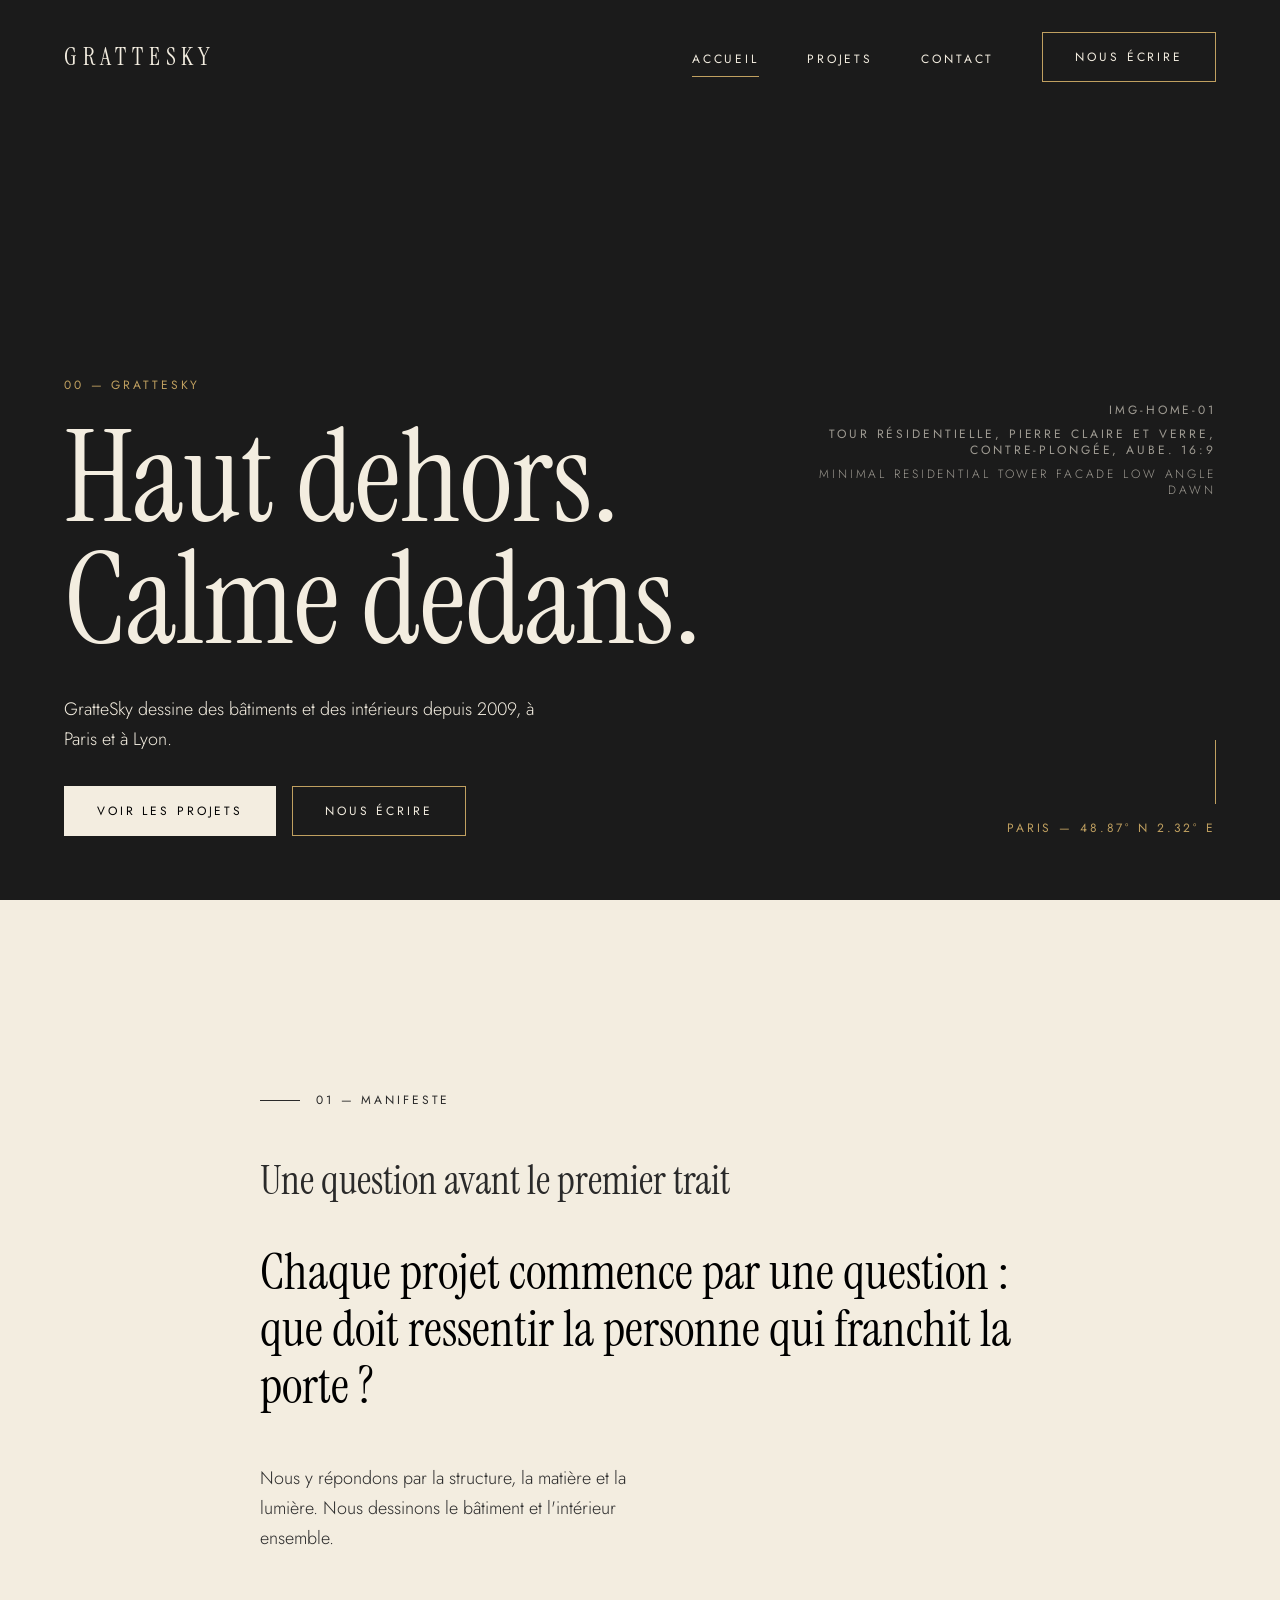
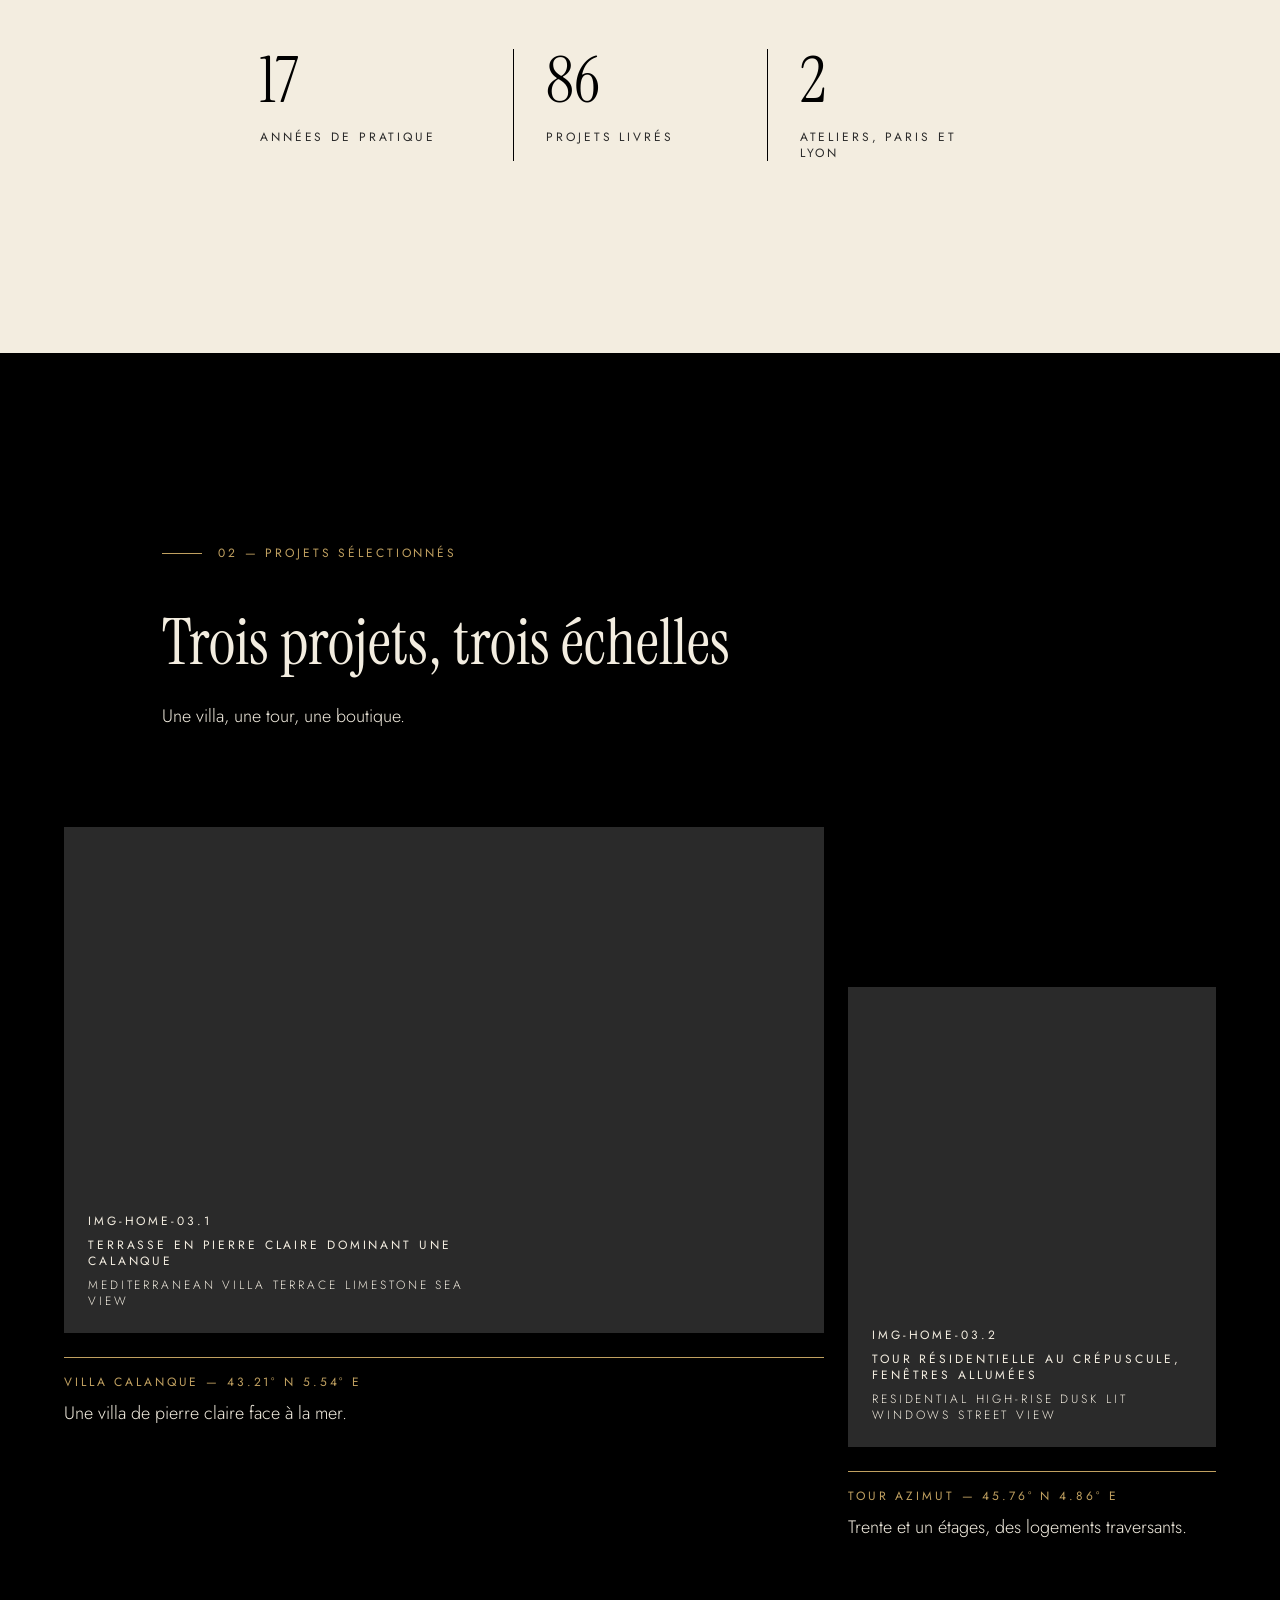
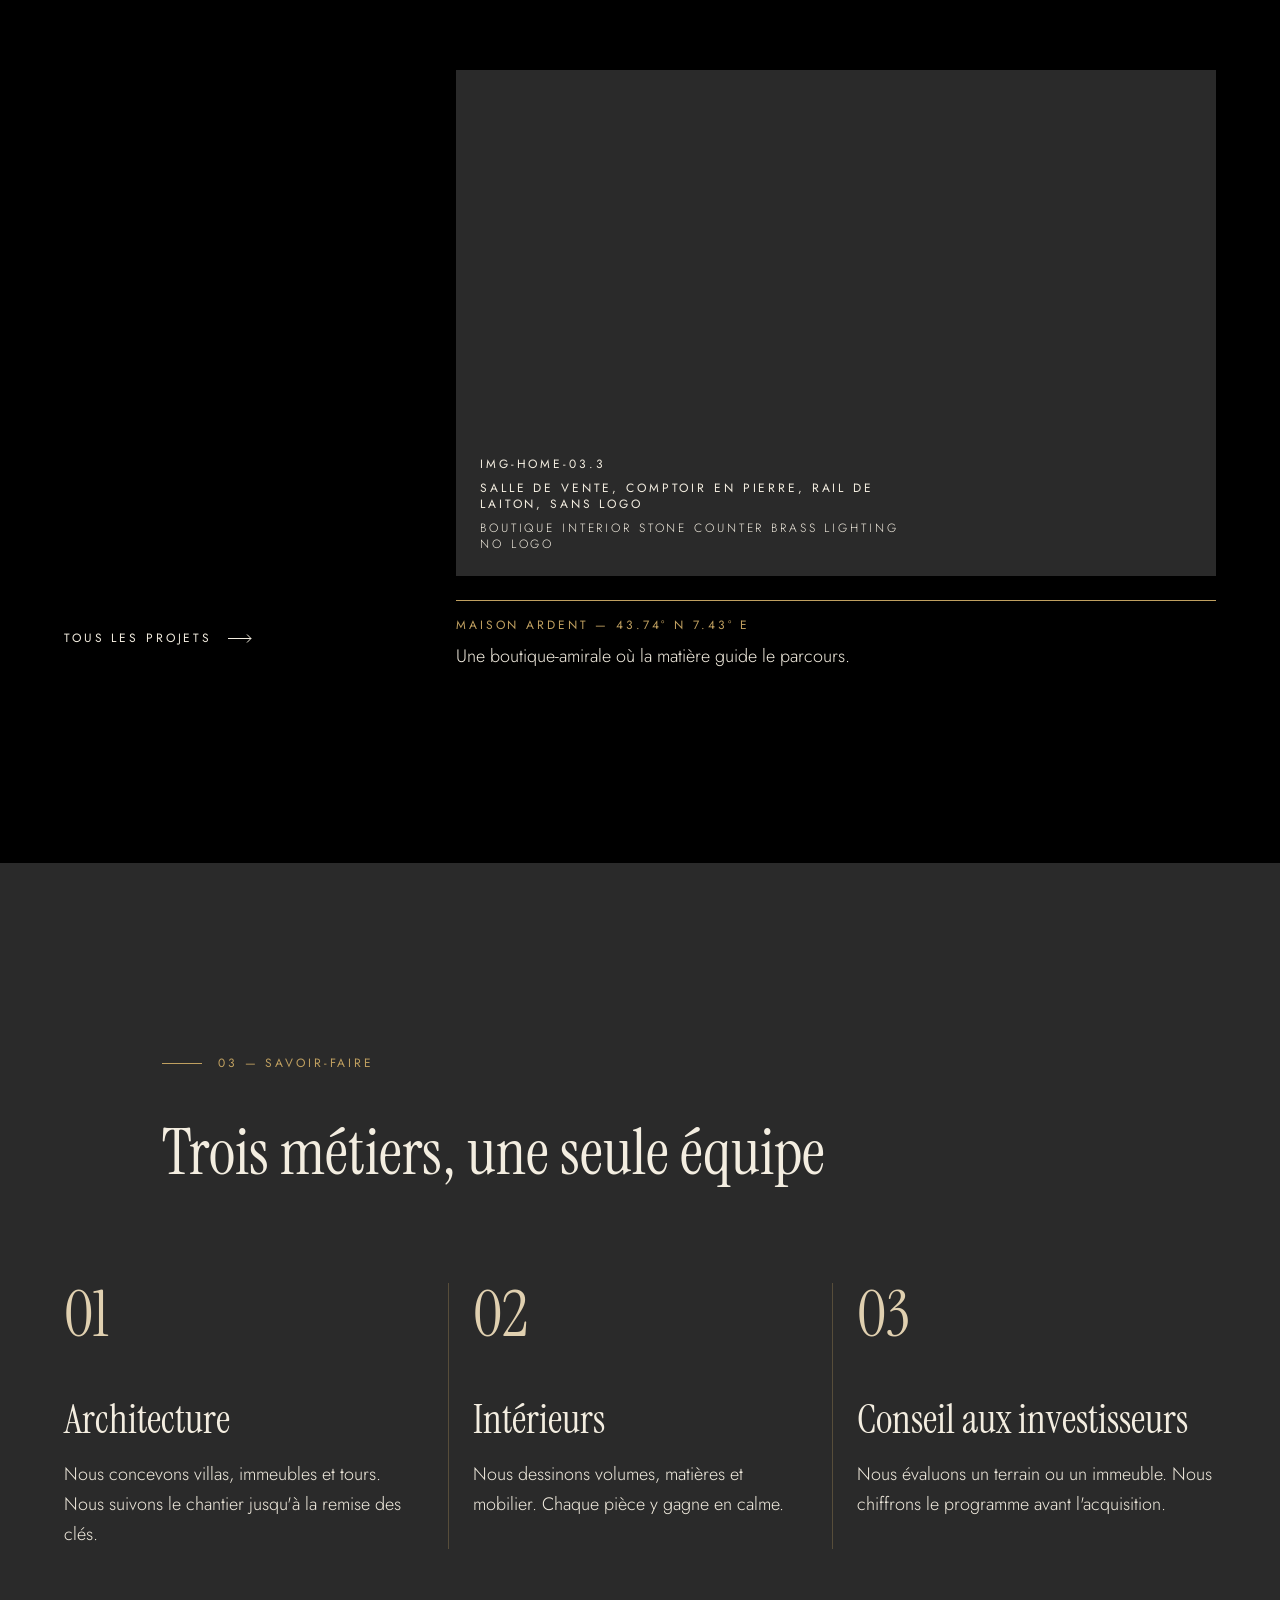
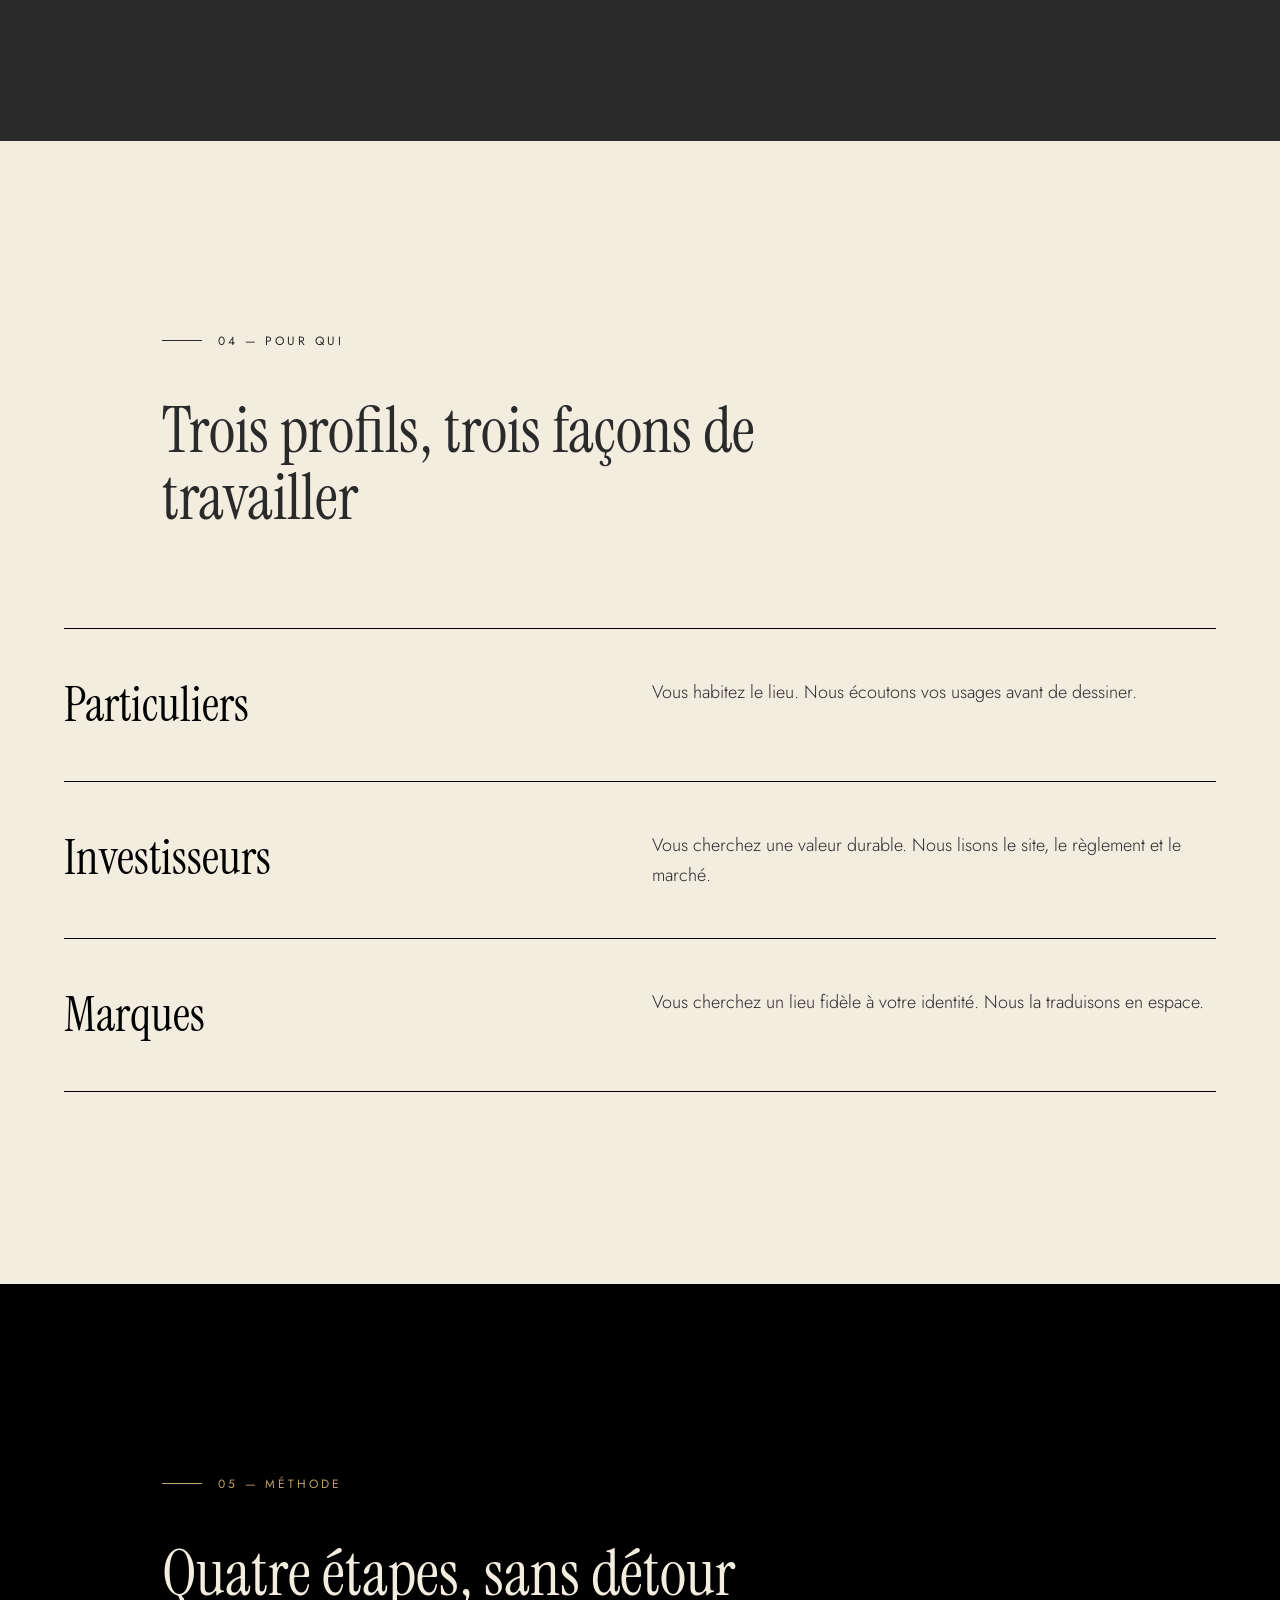
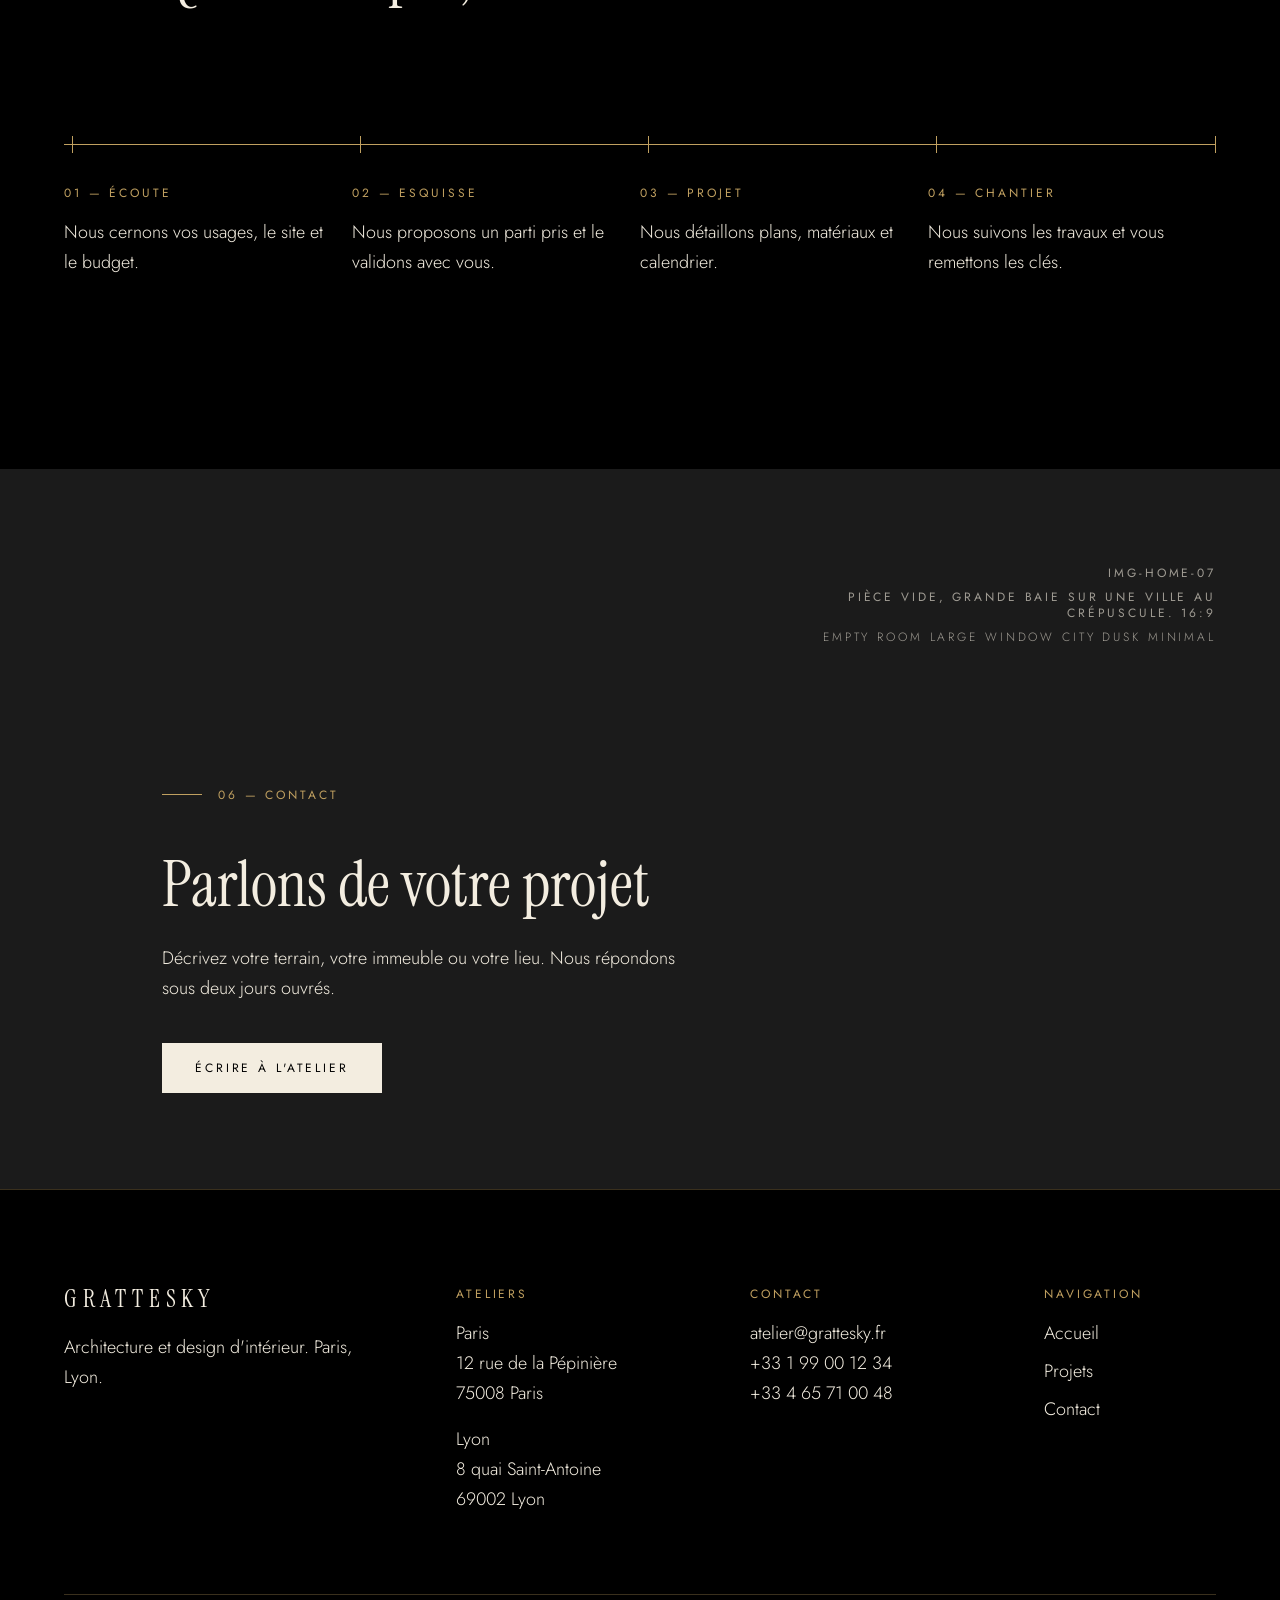
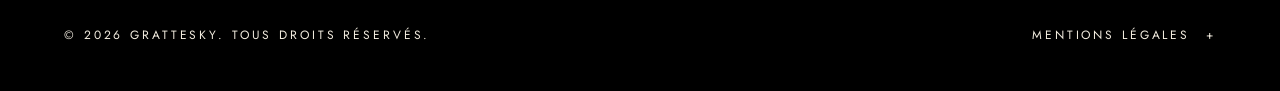
<file: grattesky-site/index.html>
<!doctype html>
<html lang="fr">
<head>
<meta charset="utf-8">
<meta name="viewport" content="width=device-width, initial-scale=1">
<title>GratteSky — Architecture et intérieurs, Paris et Lyon</title>
<meta name="description" content="Cabinet d'architecture et de design d'intérieur fondé en 2009. Ateliers à Paris et à Lyon. Villas, tours, boutiques et résidences.">
<meta property="og:title" content="GratteSky — Architecture et intérieurs, Paris et Lyon">
<meta property="og:description" content="Cabinet d'architecture et de design d'intérieur fondé en 2009. Ateliers à Paris et à Lyon. Villas, tours, boutiques et résidences.">
<meta property="og:type" content="website">
<link rel="preconnect" href="https://fonts.googleapis.com">
<link rel="preconnect" href="https://fonts.gstatic.com" crossorigin>
<link rel="stylesheet" href="https://fonts.googleapis.com/css2?family=Instrument+Serif&amp;family=Jost:wght@300;400&amp;display=swap">
<link rel="stylesheet" href="css/style.css">
</head>
<body>
<a class="skip" href="#main">Aller au contenu</a>
<header class="site-header site-header--over" id="NAV-01">
  <div class="wrap site-header__bar">
    <a class="wordmark" href="index.html" aria-label="GratteSky — retour à l'accueil">GratteSky</a>
    <nav class="site-nav" aria-label="Navigation principale">
      <ul>
        <li><a class="label" href="index.html" aria-current="page">Accueil</a></li>
        <li><a class="label" href="projets.html">Projets</a></li>
        <li><a class="label" href="contact.html">Contact</a></li>
      </ul>
      <a class="btn btn--secondary" href="contact.html">Nous écrire</a>
    </nav>
    <button class="menu-btn label" type="button" aria-expanded="false" aria-controls="mobile-menu">Menu</button>
  </div>
</header>
<div class="mobile-menu" id="mobile-menu" hidden>
  <div class="mobile-menu__top">
    <a class="wordmark" href="index.html">GratteSky</a>
    <button class="menu-close label" type="button" style="background:none;border:0;color:var(--beige-clair);cursor:pointer;padding:8px 0">Fermer</button>
  </div>
  <nav aria-label="Menu principal">
    <ul>
      <li><a href="index.html" aria-current="page">Accueil</a></li>
      <li><a href="projets.html">Projets</a></li>
      <li><a href="contact.html">Contact</a></li>
    </ul>
  </nav>
  <div class="mobile-menu__foot">
    <a class="btn btn--primary" href="contact.html">Nous écrire</a>
    <p class="label label--gold">Paris — 48.87° N 2.32° E</p>
  </div>
</div>
<main id="main">

<section class="hero" id="HOME-01">
  <div class="hero__media">
    <div class="ph " role="img" aria-label="Façade d'une tour résidentielle en pierre claire et verre, vue en contre-plongée à l'aube."><span class="label ph__id" aria-hidden="true">IMG-HOME-01</span><span class="label ph__brief" aria-hidden="true">Tour résidentielle, pierre claire et verre, contre-plongée, aube. 16:9</span><span class="label ph__q" aria-hidden="true">minimal residential tower facade low angle dawn</span></div>
  </div>
  <div class="hero__overlay"></div>
  <div class="hero__inner">
    <div class="wrap">
      <div class="grid">
        <div class="g-1-9">
          <p class="label label--gold" style="margin-bottom:24px">00 — GratteSky</p>
          <h1 class="h1">Haut dehors.<br>Calme dedans.</h1>
          <p class="hero__lead body">GratteSky dessine des bâtiments et des intérieurs depuis 2009, à Paris et à Lyon.</p>
          <div class="hero__cta">
            <a class="btn btn--primary" href="projets.html">Voir les projets</a>
            <a class="btn btn--secondary" href="contact.html">Nous écrire</a>
          </div>
        </div>
        <div class="g-10-12 hero__aside">
          <span class="scroll-line" aria-hidden="true"></span>
          <p class="label label--gold">Paris — 48.87° N 2.32° E</p>
        </div>
      </div>
    </div>
  </div>
</section>

<section class="sec sec--light manifesto" id="HOME-02">
  <div class="wrap">
    <div class="grid">
      <div class="g-3-10">
        <p class="section-label label label--gold">01 — Manifeste</p>
        <h2 class="h3">Une question avant le premier trait</h2>
        <p class="lead">Chaque projet commence par une question : que doit ressentir la personne qui franchit la porte ?</p>
      </div>
      <div class="g-3-6">
        <p class="body">Nous y répondons par la structure, la matière et la lumière. Nous dessinons le bâtiment et l'intérieur ensemble.</p>
      </div>
      <div class="g-3-10">
        <div class="figures">
          <div class="figure"><p class="numeral">17</p><span class="label">années de pratique</span></div>
          <div class="figure"><p class="numeral">86</p><span class="label">projets livrés</span></div>
          <div class="figure"><p class="numeral">2</p><span class="label">ateliers, Paris et Lyon</span></div>
        </div>
      </div>
    </div>
  </div>
</section>

<section class="sec sec--black selected" id="HOME-03">
  <div class="wrap">
    <div class="grid">
      <div class="g-2-8">
        <p class="section-label label label--gold">02 — Projets sélectionnés</p>
        <h2 class="h2">Trois projets, trois échelles</h2>
        <p class="body selected__intro">Une villa, une tour, une boutique.</p>
      </div>
    </div>
    <div class="grid selected__rows">
      <a class="teaser g-1-8" id="HOME-03-1" href="projets.html" style="grid-row:1" aria-label="Voir le projet Villa Calanque">
        <div class="ph ph--3x2" role="img" aria-label="Terrasse en pierre claire de la Villa Calanque, face à la mer, à Cassis."><span class="label ph__id" aria-hidden="true">IMG-HOME-03.1</span><span class="label ph__brief" aria-hidden="true">Terrasse en pierre claire dominant une calanque</span><span class="label ph__q" aria-hidden="true">mediterranean villa terrace limestone sea view</span></div>
        <div class="caption"><p class="label label--gold">Villa Calanque — 43.21° N 5.54° E</p><p class="body">Une villa de pierre claire face à la mer.</p></div>
      </a>
      <a class="teaser teaser--small g-9-12" id="HOME-03-2" href="projets.html" style="grid-row:1" aria-label="Voir le projet Tour Azimut">
        <div class="ph ph--4x5" role="img" aria-label="Tour Azimut à Lyon au crépuscule, fenêtres allumées, vue depuis la rue."><span class="label ph__id" aria-hidden="true">IMG-HOME-03.2</span><span class="label ph__brief" aria-hidden="true">Tour résidentielle au crépuscule, fenêtres allumées</span><span class="label ph__q" aria-hidden="true">residential high-rise dusk lit windows street view</span></div>
        <div class="caption"><p class="label label--gold">Tour Azimut — 45.76° N 4.86° E</p><p class="body">Trente et un étages, des logements traversants.</p></div>
      </a>
      <a class="teaser g-5-12" id="HOME-03-3" href="projets.html" style="grid-row:2" aria-label="Voir le projet Maison Ardent">
        <div class="ph ph--3x2" role="img" aria-label="Intérieur de la boutique-amirale Maison Ardent à Monaco, comptoir en pierre et éclairage en laiton."><span class="label ph__id" aria-hidden="true">IMG-HOME-03.3</span><span class="label ph__brief" aria-hidden="true">Salle de vente, comptoir en pierre, rail de laiton, sans logo</span><span class="label ph__q" aria-hidden="true">boutique interior stone counter brass lighting no logo</span></div>
        <div class="caption"><p class="label label--gold">Maison Ardent — 43.74° N 7.43° E</p><p class="body">Une boutique-amirale où la matière guide le parcours.</p></div>
      </a>
      <div class="g-1-4 selected__cta" style="grid-row:2">
        <a class="btn btn--ghost" href="projets.html">Tous les projets <svg class="arrow" width="24" height="9" viewBox="0 0 24 9" fill="none" stroke="currentColor" stroke-width="1" aria-hidden="true"><path d="M0 4.5h23M19 .5l4 4-4 4"/></svg></a>
      </div>
    </div>
  </div>
</section>

<section class="sec sec--anth skills-head" id="HOME-04">
  <div class="wrap">
    <div class="grid">
      <div class="g-2-9">
        <p class="section-label label label--gold">03 — Savoir-faire</p>
        <h2 class="h2">Trois métiers, une seule équipe</h2>
      </div>
    </div>
    <div class="skills">
      <article class="skill" id="HOME-04-1">
        <p class="numeral" aria-hidden="true">01</p>
        <h3 class="h3">Architecture</h3>
        <p class="body">Nous concevons villas, immeubles et tours. Nous suivons le chantier jusqu'à la remise des clés.</p>
      </article>
      <article class="skill" id="HOME-04-2">
        <p class="numeral" aria-hidden="true">02</p>
        <h3 class="h3">Intérieurs</h3>
        <p class="body">Nous dessinons volumes, matières et mobilier. Chaque pièce y gagne en calme.</p>
      </article>
      <article class="skill" id="HOME-04-3">
        <p class="numeral" aria-hidden="true">03</p>
        <h3 class="h3">Conseil aux investisseurs</h3>
        <p class="body">Nous évaluons un terrain ou un immeuble. Nous chiffrons le programme avant l'acquisition.</p>
      </article>
    </div>
  </div>
</section>

<section class="sec sec--light audience" id="HOME-05">
  <div class="wrap">
    <div class="grid">
      <div class="g-2-9">
        <p class="section-label label label--gold">04 — Pour qui</p>
        <h2 class="h2">Trois profils, trois façons de travailler</h2>
      </div>
    </div>
    <div class="toc">
      <div class="grid toc__row" id="HOME-05-1">
        <h3 class="title g-1-5">Particuliers</h3>
        <p class="body g-7-12">Vous habitez le lieu. Nous écoutons vos usages avant de dessiner.</p>
      </div>
      <div class="grid toc__row" id="HOME-05-2">
        <h3 class="title g-1-5">Investisseurs</h3>
        <p class="body g-7-12">Vous cherchez une valeur durable. Nous lisons le site, le règlement et le marché.</p>
      </div>
      <div class="grid toc__row" id="HOME-05-3">
        <h3 class="title g-1-5">Marques</h3>
        <p class="body g-7-12">Vous cherchez un lieu fidèle à votre identité. Nous la traduisons en espace.</p>
      </div>
    </div>
  </div>
</section>

<section class="sec sec--black method" id="HOME-06">
  <div class="wrap">
    <div class="grid">
      <div class="g-2-9">
        <p class="section-label label label--gold">05 — Méthode</p>
        <h2 class="h2">Quatre étapes, sans détour</h2>
      </div>
    </div>
    <div class="steps">
      <article class="step" id="HOME-06-1">
        <div class="step__mark"><svg width="17" height="17" viewBox="0 0 17 17" fill="none" stroke="currentColor" stroke-width="1" aria-hidden="true"><path d="M8.5 0v17M0 8.5h17"/></svg><span class="step__line"></span></div>
        <div class="step__body"><span class="label label--gold">01 — Écoute</span><p class="body">Nous cernons vos usages, le site et le budget.</p></div>
      </article>
      <article class="step" id="HOME-06-2">
        <div class="step__mark"><svg width="17" height="17" viewBox="0 0 17 17" fill="none" stroke="currentColor" stroke-width="1" aria-hidden="true"><path d="M8.5 0v17M0 8.5h17"/></svg><span class="step__line"></span></div>
        <div class="step__body"><span class="label label--gold">02 — Esquisse</span><p class="body">Nous proposons un parti pris et le validons avec vous.</p></div>
      </article>
      <article class="step" id="HOME-06-3">
        <div class="step__mark"><svg width="17" height="17" viewBox="0 0 17 17" fill="none" stroke="currentColor" stroke-width="1" aria-hidden="true"><path d="M8.5 0v17M0 8.5h17"/></svg><span class="step__line"></span></div>
        <div class="step__body"><span class="label label--gold">03 — Projet</span><p class="body">Nous détaillons plans, matériaux et calendrier.</p></div>
      </article>
      <article class="step" id="HOME-06-4">
        <div class="step__mark"><svg width="17" height="17" viewBox="0 0 17 17" fill="none" stroke="currentColor" stroke-width="1" aria-hidden="true"><path d="M8.5 0v17M0 8.5h17"/></svg><span class="step__line"></span><span class="step__tick"></span></div>
        <div class="step__body"><span class="label label--gold">04 — Chantier</span><p class="body">Nous suivons les travaux et vous remettons les clés.</p></div>
      </article>
    </div>
  </div>
</section>

<section class="cta" id="HOME-07">
  <div class="cta__media">
    <div class="ph " role="img" aria-label="Pièce vide avec une grande baie ouverte sur une ville au crépuscule."><span class="label ph__id" aria-hidden="true">IMG-HOME-07</span><span class="label ph__brief" aria-hidden="true">Pièce vide, grande baie sur une ville au crépuscule. 16:9</span><span class="label ph__q" aria-hidden="true">empty room large window city dusk minimal</span></div>
  </div>
  <div class="cta__overlay"></div>
  <div class="cta__inner">
    <div class="wrap">
      <div class="grid">
        <div class="g-2-8">
          <p class="section-label label label--gold">06 — Contact</p>
          <h2 class="h2" style="margin-top:48px">Parlons de votre projet</h2>
          <p class="body">Décrivez votre terrain, votre immeuble ou votre lieu. Nous répondons sous deux jours ouvrés.</p>
          <a class="btn btn--primary" href="contact.html">Écrire à l'atelier</a>
        </div>
      </div>
    </div>
  </div>
</section>

</main>
<footer class="site-footer" id="FOOT-01">
  <div class="wrap">
    <div class="grid">
      <div class="g-1-4">
        <a class="wordmark" href="index.html">GratteSky</a>
        <p class="tagline body">Architecture et design d'intérieur. Paris, Lyon.</p>
      </div>
      <div class="g-5-7">
        <h2 class="label label--gold">Ateliers</h2>
        <address>
          <p>Paris<br>12 rue de la Pépinière<br>75008 Paris</p>
          <p>Lyon<br>8 quai Saint-Antoine<br>69002 Lyon</p>
        </address>
      </div>
      <div class="g-8-10">
        <h2 class="label label--gold">Contact</h2>
        <p><a href="mailto:atelier@grattesky.fr">atelier@grattesky.fr</a></p>
        <p><a href="tel:+33199001234">+33 1 99 00 12 34</a></p>
        <p><a href="tel:+33465710048">+33 4 65 71 00 48</a></p>
      </div>
      <div class="g-11-12">
        <h2 class="label label--gold">Navigation</h2>
        <ul>
          <li><a href="index.html">Accueil</a></li>
          <li><a href="projets.html">Projets</a></li>
          <li><a href="contact.html">Contact</a></li>
        </ul>
      </div>
    </div>
    <div class="footer-bar">
      <div class="footer-bar__row">
        <p class="label">© 2026 GratteSky. Tous droits réservés.</p>
        <details class="legal" id="LEGAL-01">
          <summary class="label">Mentions légales</summary>
          <div class="legal__text body">
            <p>Éditeur : GratteSky SAS, capital de 250 000 €, RCS Paris B 512 698 304. Siège : 12 rue de la Pépinière, 75008 Paris.</p>
            <p>Directeur de la publication : la gérance de GratteSky.</p>
            <p>Hébergement : Nordhost AB, Stockholm, Suède.</p>
            <p>Données personnelles : les informations du formulaire servent à répondre à votre demande. Elles sont conservées 12 mois et ne sont jamais cédées. Pour les consulter ou les supprimer, écrivez à atelier@grattesky.fr.</p>
            <p>Ce site n'utilise aucun traceur publicitaire.</p>
            <p>Images : photographies d'illustration issues de banques d'images libres de droits.</p>
          </div>
        </details>
      </div>
    </div>
  </div>
</footer>
<script src="js/main.js"></script>
</body>
</html>
</file>
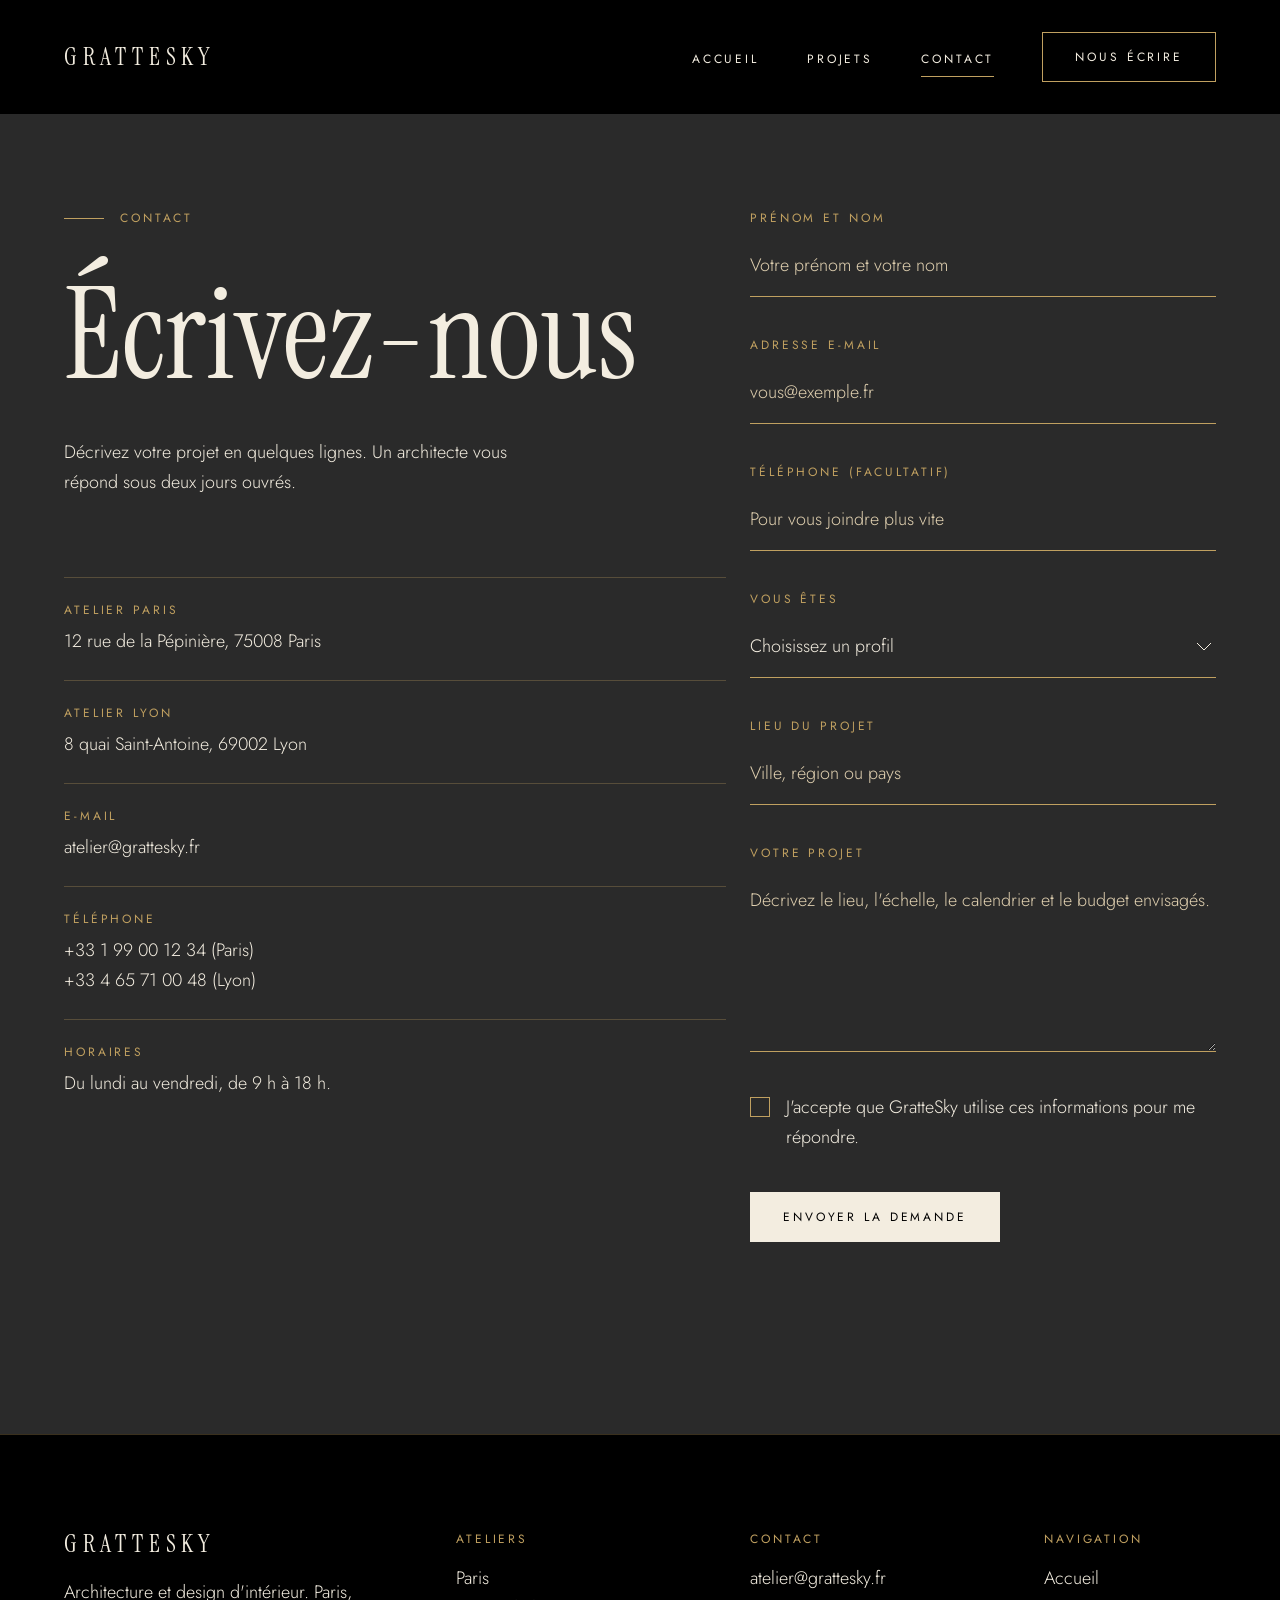
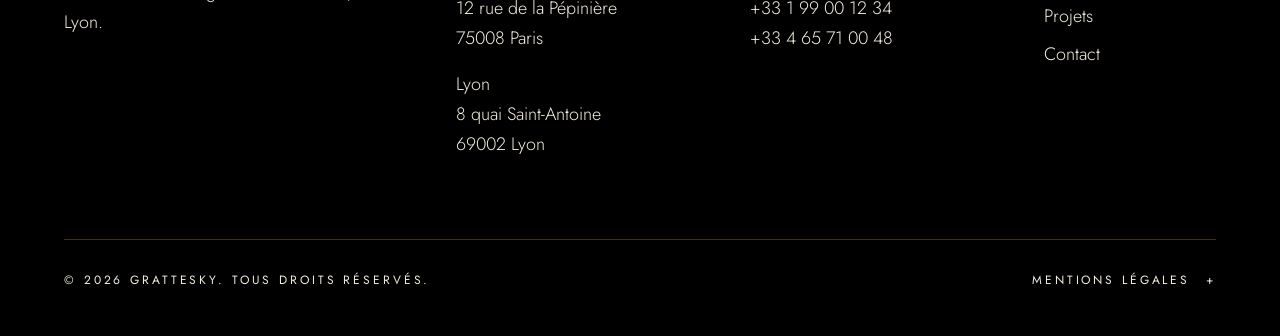
<file: grattesky-site/contact.html>
<!doctype html>
<html lang="fr">
<head>
<meta charset="utf-8">
<meta name="viewport" content="width=device-width, initial-scale=1">
<title>Contact — Parlez-nous de votre projet | GratteSky</title>
<meta name="description" content="Décrivez votre projet à l'atelier GratteSky. Réponse sous deux jours ouvrés. Ateliers à Paris (8e) et à Lyon (2e).">
<meta property="og:title" content="Contact — Parlez-nous de votre projet | GratteSky">
<meta property="og:description" content="Décrivez votre projet à l'atelier GratteSky. Réponse sous deux jours ouvrés. Ateliers à Paris (8e) et à Lyon (2e).">
<meta property="og:type" content="website">
<link rel="preconnect" href="https://fonts.googleapis.com">
<link rel="preconnect" href="https://fonts.gstatic.com" crossorigin>
<link rel="stylesheet" href="https://fonts.googleapis.com/css2?family=Instrument+Serif&amp;family=Jost:wght@300;400&amp;display=swap">
<link rel="stylesheet" href="css/style.css">
</head>
<body>
<a class="skip" href="#main">Aller au contenu</a>
<header class="site-header" id="NAV-01">
  <div class="wrap site-header__bar">
    <a class="wordmark" href="index.html" aria-label="GratteSky — retour à l'accueil">GratteSky</a>
    <nav class="site-nav" aria-label="Navigation principale">
      <ul>
        <li><a class="label" href="index.html">Accueil</a></li>
        <li><a class="label" href="projets.html">Projets</a></li>
        <li><a class="label" href="contact.html" aria-current="page">Contact</a></li>
      </ul>
      <a class="btn btn--secondary" href="contact.html">Nous écrire</a>
    </nav>
    <button class="menu-btn label" type="button" aria-expanded="false" aria-controls="mobile-menu">Menu</button>
  </div>
</header>
<div class="mobile-menu" id="mobile-menu" hidden>
  <div class="mobile-menu__top">
    <a class="wordmark" href="index.html">GratteSky</a>
    <button class="menu-close label" type="button" style="background:none;border:0;color:var(--beige-clair);cursor:pointer;padding:8px 0">Fermer</button>
  </div>
  <nav aria-label="Menu principal">
    <ul>
      <li><a href="index.html">Accueil</a></li>
      <li><a href="projets.html">Projets</a></li>
      <li><a href="contact.html" aria-current="page">Contact</a></li>
    </ul>
  </nav>
  <div class="mobile-menu__foot">
    <a class="btn btn--primary" href="contact.html">Nous écrire</a>
    <p class="label label--gold">Paris — 48.87° N 2.32° E</p>
  </div>
</div>
<main id="main">
<section class="sec--anth contact" id="CONT-01">
  <div class="wrap">
    <div class="grid">
      <div class="g-1-7">
        <p class="section-label label label--gold">Contact</p>
        <h1 class="h1">Écrivez-nous</h1>
        <p class="body contact__lead">Décrivez votre projet en quelques lignes. Un architecte vous répond sous deux jours ouvrés.</p>
        <dl class="contact-list">
          <div class="contact-list__row"><dt class="label">Atelier Paris</dt><dd class="body">12 rue de la Pépinière, 75008 Paris</dd></div>
          <div class="contact-list__row"><dt class="label">Atelier Lyon</dt><dd class="body">8 quai Saint-Antoine, 69002 Lyon</dd></div>
          <div class="contact-list__row"><dt class="label">E-mail</dt><dd class="body"><a href="mailto:atelier@grattesky.fr">atelier@grattesky.fr</a></dd></div>
          <div class="contact-list__row"><dt class="label">Téléphone</dt><dd class="body"><a href="tel:+33199001234">+33 1 99 00 12 34</a> (Paris)<br><a href="tel:+33465710048">+33 4 65 71 00 48</a> (Lyon)</dd></div>
          <div class="contact-list__row"><dt class="label">Horaires</dt><dd class="body">Du lundi au vendredi, de 9 h à 18 h.</dd></div>
        </dl>
      </div>
      <div class="g-8-12 contact__form" id="FORM-01">
        <form id="contact-form" novalidate>
          <p class="form-error body" role="alert"><span class="label label--gold">Erreur</span><span>Le message n'a pas pu partir. Réessayez dans un instant ou écrivez à atelier@grattesky.fr.</span></p>
          <div class="field">
  <div class="field__head"><label class="label" for="f-name">Prénom et nom</label><span class="label label--gold field__ok">Validé</span></div>
  <input class="control" id="f-name" name="name" type="text" autocomplete="name" placeholder="Votre prénom et votre nom" data-key="name" aria-required="true" aria-describedby="f-name-err">
  <p class="field__error" id="f-name-err" role="alert"><span class="label label--gold">Erreur</span><span class="msg"></span></p>
</div>
          <div class="field">
  <div class="field__head"><label class="label" for="f-email">Adresse e-mail</label><span class="label label--gold field__ok">Validé</span></div>
  <input class="control" id="f-email" name="email" type="email" autocomplete="email" placeholder="vous@exemple.fr" data-key="email" aria-required="true" aria-describedby="f-email-err">
  <p class="field__error" id="f-email-err" role="alert"><span class="label label--gold">Erreur</span><span class="msg"></span></p>
</div>
          <div class="field">
  <div class="field__head"><label class="label" for="f-phone">Téléphone (facultatif)</label><span class="label label--gold field__ok">Validé</span></div>
  <input class="control" id="f-phone" name="phone" type="tel" autocomplete="tel" placeholder="Pour vous joindre plus vite" data-key="phone" aria-describedby="f-phone-err">
  <p class="field__error" id="f-phone-err" role="alert"><span class="label label--gold">Erreur</span><span class="msg"></span></p>
</div>
          <div class="field">
  <div class="field__head"><label class="label" for="f-profile">Vous êtes</label><span class="label label--gold field__ok">Validé</span></div>
  <select class="control" id="f-profile" name="profile" data-key="profile" aria-required="true" aria-describedby="f-profile-err"><option value="" selected disabled>Choisissez un profil</option><option>Particulier</option><option>Investisseur</option><option>Marque</option></select>
  <p class="field__error" id="f-profile-err" role="alert"><span class="label label--gold">Erreur</span><span class="msg"></span></p>
</div>
          <div class="field">
  <div class="field__head"><label class="label" for="f-place">Lieu du projet</label><span class="label label--gold field__ok">Validé</span></div>
  <input class="control" id="f-place" name="place" type="text" placeholder="Ville, région ou pays" data-key="place" aria-required="true" aria-describedby="f-place-err">
  <p class="field__error" id="f-place-err" role="alert"><span class="label label--gold">Erreur</span><span class="msg"></span></p>
</div>
          <div class="field">
  <div class="field__head"><label class="label" for="f-message">Votre projet</label><span class="label label--gold field__ok">Validé</span></div>
  <textarea class="control" id="f-message" name="message" rows="5" placeholder="Décrivez le lieu, l'échelle, le calendrier et le budget envisagés." data-key="message" aria-required="true" aria-describedby="f-message-err"></textarea>
  <p class="field__error" id="f-message-err" role="alert"><span class="label label--gold">Erreur</span><span class="msg"></span></p>
</div>
          <div class="field">
  <label class="check" for="f-consent"><input type="checkbox" id="f-consent" name="consent" data-key="consent" aria-required="true" aria-describedby="f-consent-err"><span class="body">J'accepte que GratteSky utilise ces informations pour me répondre.</span></label>
  <p class="field__error" id="f-consent-err" role="alert"><span class="label label--gold">Erreur</span><span class="msg"></span></p>
</div>
          <button class="btn btn--primary" type="submit">Envoyer la demande</button>
        </form>
        <div class="form-success" role="status">
          <h2 class="h3">Message envoyé</h2>
          <p class="body">Nous vous répondons sous deux jours ouvrés.</p>
          <button class="btn btn--ghost js-again" type="button">Envoyer un autre message <svg class="arrow" width="24" height="9" viewBox="0 0 24 9" fill="none" stroke="currentColor" stroke-width="1" aria-hidden="true"><path d="M0 4.5h23M19 .5l4 4-4 4"/></svg></button>
        </div>
      </div>
    </div>
  </div>
</section>
</main>
<footer class="site-footer" id="FOOT-01">
  <div class="wrap">
    <div class="grid">
      <div class="g-1-4">
        <a class="wordmark" href="index.html">GratteSky</a>
        <p class="tagline body">Architecture et design d'intérieur. Paris, Lyon.</p>
      </div>
      <div class="g-5-7">
        <h2 class="label label--gold">Ateliers</h2>
        <address>
          <p>Paris<br>12 rue de la Pépinière<br>75008 Paris</p>
          <p>Lyon<br>8 quai Saint-Antoine<br>69002 Lyon</p>
        </address>
      </div>
      <div class="g-8-10">
        <h2 class="label label--gold">Contact</h2>
        <p><a href="mailto:atelier@grattesky.fr">atelier@grattesky.fr</a></p>
        <p><a href="tel:+33199001234">+33 1 99 00 12 34</a></p>
        <p><a href="tel:+33465710048">+33 4 65 71 00 48</a></p>
      </div>
      <div class="g-11-12">
        <h2 class="label label--gold">Navigation</h2>
        <ul>
          <li><a href="index.html">Accueil</a></li>
          <li><a href="projets.html">Projets</a></li>
          <li><a href="contact.html">Contact</a></li>
        </ul>
      </div>
    </div>
    <div class="footer-bar">
      <div class="footer-bar__row">
        <p class="label">© 2026 GratteSky. Tous droits réservés.</p>
        <details class="legal" id="LEGAL-01">
          <summary class="label">Mentions légales</summary>
          <div class="legal__text body">
            <p>Éditeur : GratteSky SAS, capital de 250 000 €, RCS Paris B 512 698 304. Siège : 12 rue de la Pépinière, 75008 Paris.</p>
            <p>Directeur de la publication : la gérance de GratteSky.</p>
            <p>Hébergement : Nordhost AB, Stockholm, Suède.</p>
            <p>Données personnelles : les informations du formulaire servent à répondre à votre demande. Elles sont conservées 12 mois et ne sont jamais cédées. Pour les consulter ou les supprimer, écrivez à atelier@grattesky.fr.</p>
            <p>Ce site n'utilise aucun traceur publicitaire.</p>
            <p>Images : photographies d'illustration issues de banques d'images libres de droits.</p>
          </div>
        </details>
      </div>
    </div>
  </div>
</footer>
<script src="js/main.js"></script>
</body>
</html>
</file>
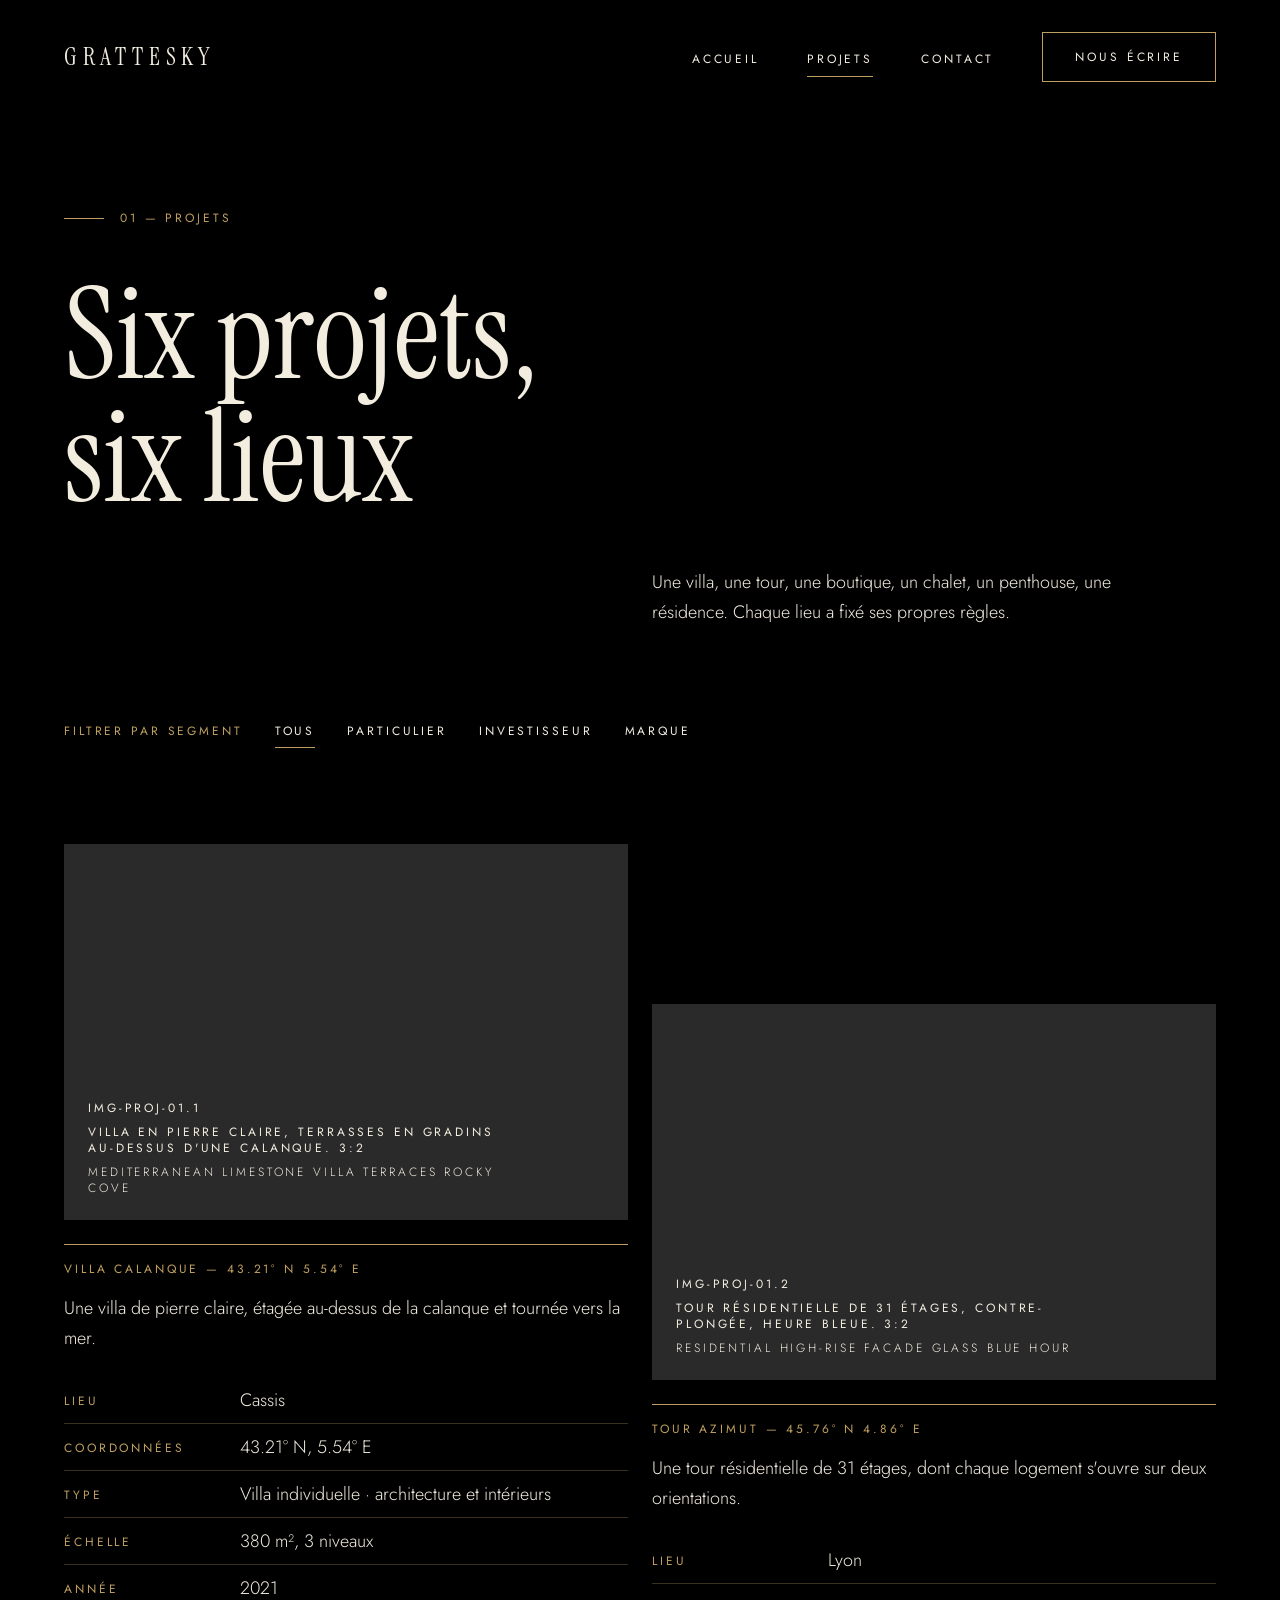
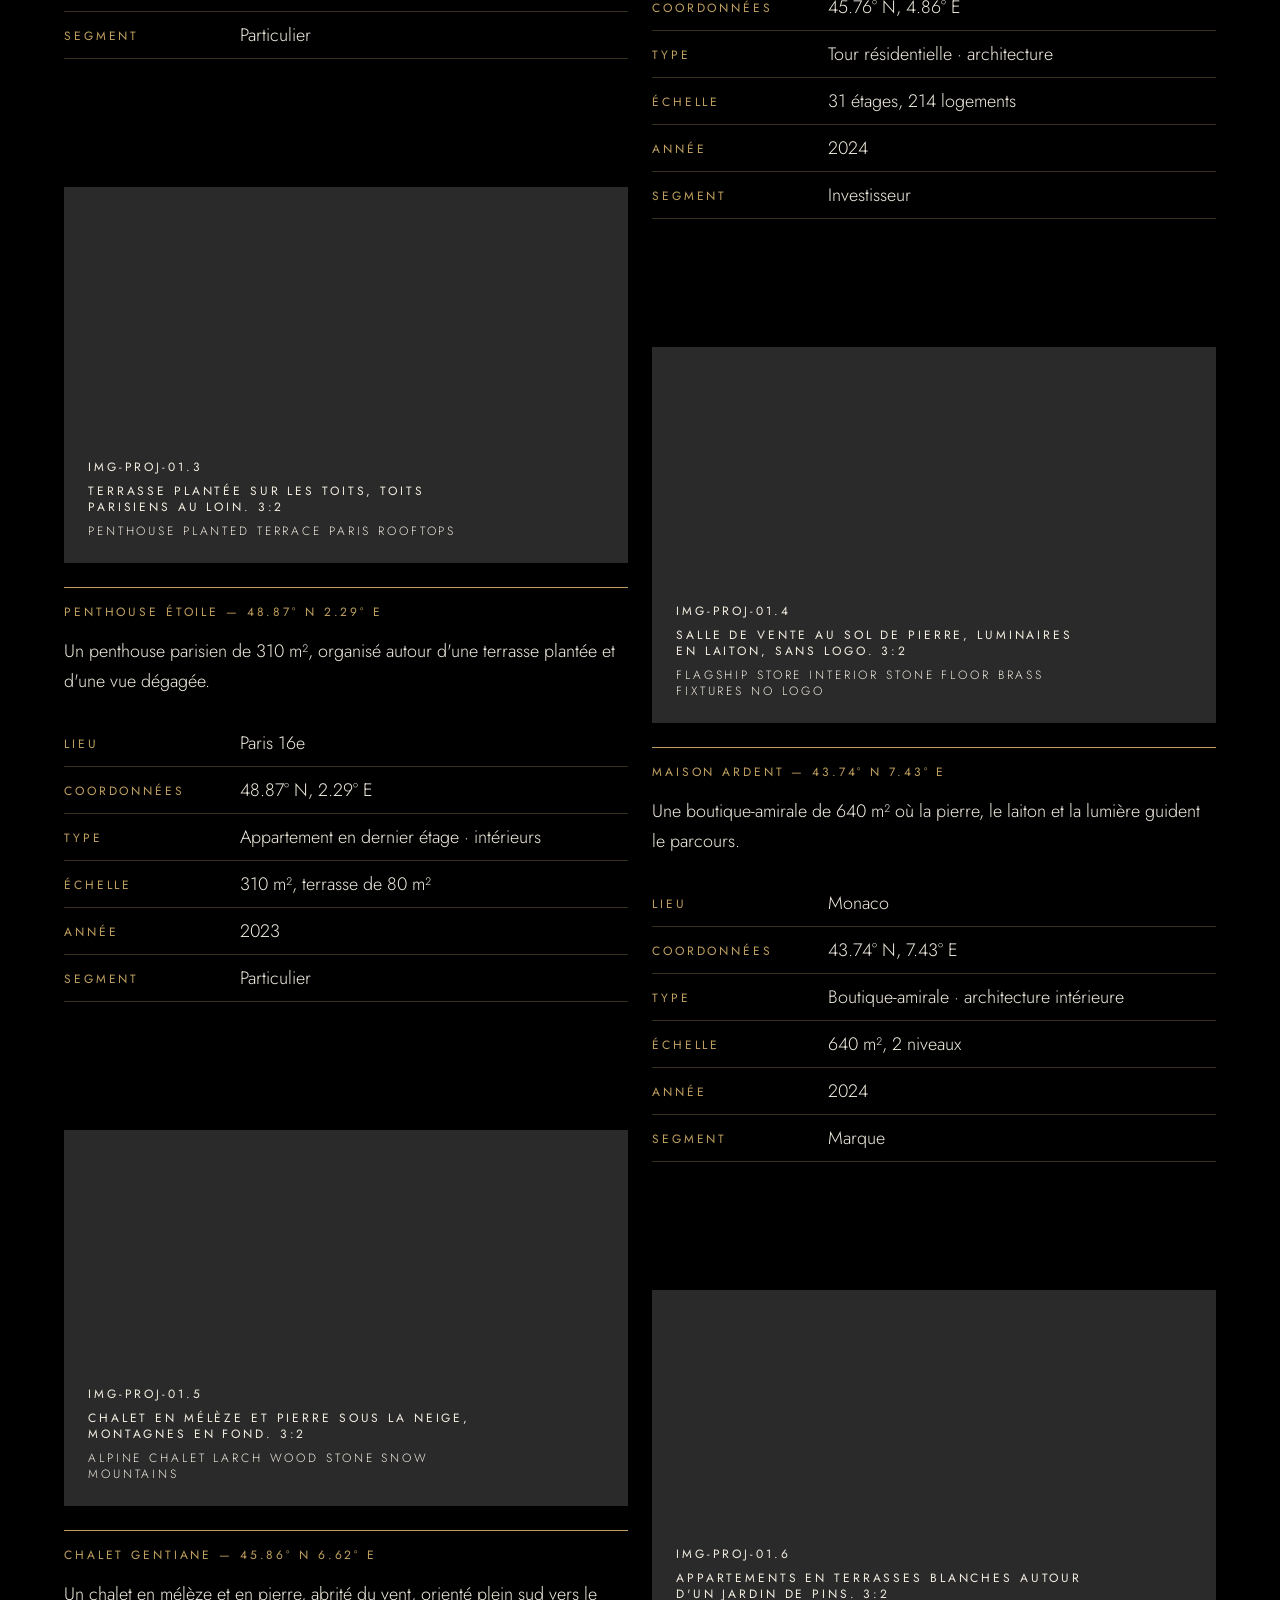
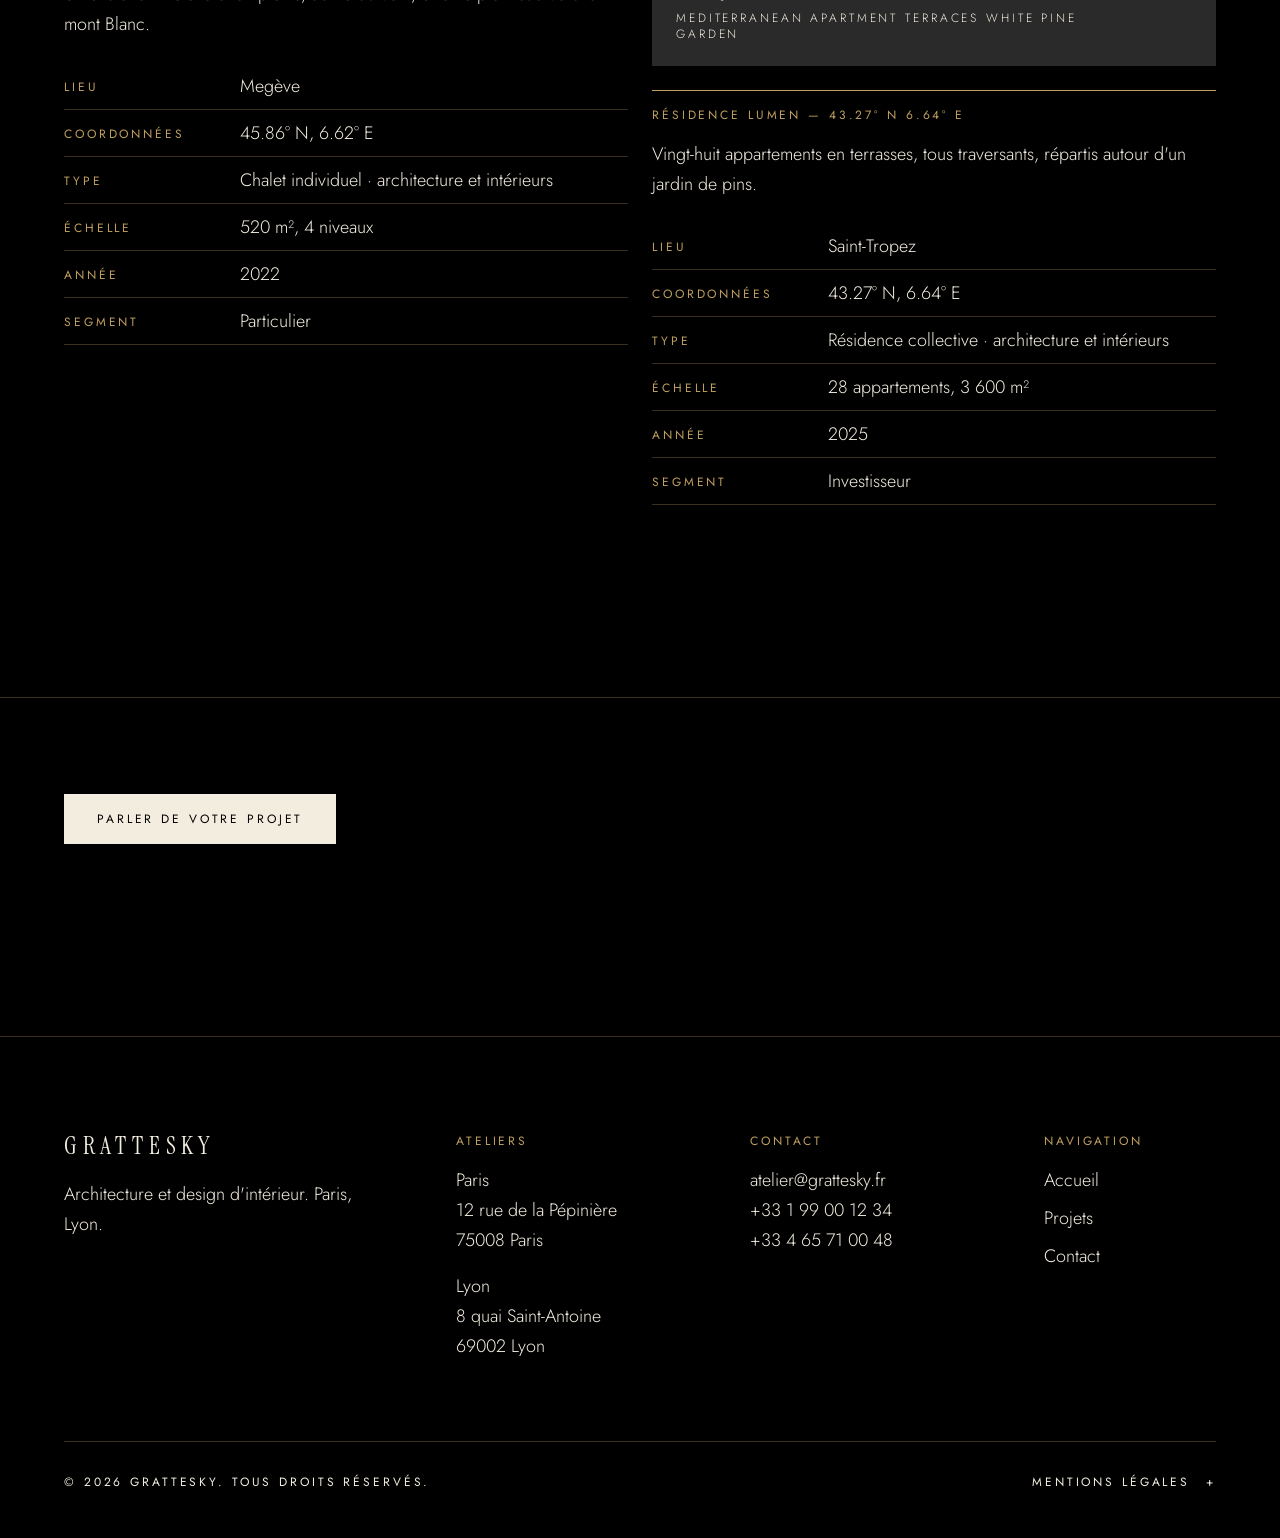
<file: grattesky-site/projets.html>
<!doctype html>
<html lang="fr">
<head>
<meta charset="utf-8">
<meta name="viewport" content="width=device-width, initial-scale=1">
<title>Projets — Architecture et intérieurs | GratteSky</title>
<meta name="description" content="Six projets signés GratteSky : villa à Cassis, tour à Lyon, penthouse à Paris, boutique à Monaco, chalet à Megève, résidence à Saint-Tropez.">
<meta property="og:title" content="Projets — Architecture et intérieurs | GratteSky">
<meta property="og:description" content="Six projets signés GratteSky : villa à Cassis, tour à Lyon, penthouse à Paris, boutique à Monaco, chalet à Megève, résidence à Saint-Tropez.">
<meta property="og:type" content="website">
<link rel="preconnect" href="https://fonts.googleapis.com">
<link rel="preconnect" href="https://fonts.gstatic.com" crossorigin>
<link rel="stylesheet" href="https://fonts.googleapis.com/css2?family=Instrument+Serif&amp;family=Jost:wght@300;400&amp;display=swap">
<link rel="stylesheet" href="css/style.css">
</head>
<body>
<a class="skip" href="#main">Aller au contenu</a>
<header class="site-header" id="NAV-01">
  <div class="wrap site-header__bar">
    <a class="wordmark" href="index.html" aria-label="GratteSky — retour à l'accueil">GratteSky</a>
    <nav class="site-nav" aria-label="Navigation principale">
      <ul>
        <li><a class="label" href="index.html">Accueil</a></li>
        <li><a class="label" href="projets.html" aria-current="page">Projets</a></li>
        <li><a class="label" href="contact.html">Contact</a></li>
      </ul>
      <a class="btn btn--secondary" href="contact.html">Nous écrire</a>
    </nav>
    <button class="menu-btn label" type="button" aria-expanded="false" aria-controls="mobile-menu">Menu</button>
  </div>
</header>
<div class="mobile-menu" id="mobile-menu" hidden>
  <div class="mobile-menu__top">
    <a class="wordmark" href="index.html">GratteSky</a>
    <button class="menu-close label" type="button" style="background:none;border:0;color:var(--beige-clair);cursor:pointer;padding:8px 0">Fermer</button>
  </div>
  <nav aria-label="Menu principal">
    <ul>
      <li><a href="index.html">Accueil</a></li>
      <li><a href="projets.html" aria-current="page">Projets</a></li>
      <li><a href="contact.html">Contact</a></li>
    </ul>
  </nav>
  <div class="mobile-menu__foot">
    <a class="btn btn--primary" href="contact.html">Nous écrire</a>
    <p class="label label--gold">Paris — 48.87° N 2.32° E</p>
  </div>
</div>
<main id="main">
<section class="sec--black" id="PROJ-01">
  <div class="wrap page-head">
    <p class="section-label label label--gold">01 — Projets</p>
    <h1 class="h1">Six projets,<br>six lieux</h1>
    <div class="grid page-head__intro">
      <p class="body g-7-11">Une villa, une tour, une boutique, un chalet, un penthouse, une résidence. Chaque lieu a fixé ses propres règles.</p>
    </div>
    <div class="filters" role="group" aria-label="Filtrer par segment">
      <span class="label label--gold">Filtrer par segment</span>
      <div class="filters__list">
        <button class="filter label" type="button" data-filter="all" aria-pressed="true">Tous</button>
        <button class="filter label" type="button" data-filter="Particulier" aria-pressed="false">Particulier</button>
        <button class="filter label" type="button" data-filter="Investisseur" aria-pressed="false">Investisseur</button>
        <button class="filter label" type="button" data-filter="Marque" aria-pressed="false">Marque</button>
      </div>
    </div>
  </div>
  <div class="wrap projects">
    <div class="grid">
      <div class="projects__col g-1-6">
<article class="card" id="PROJ-01-1" data-segment="Particulier">
  <div class="ph ph--3x2" role="img" aria-label="Villa Calanque à Cassis : façades de pierre claire en gradins au-dessus d'une calanque."><span class="label ph__id" aria-hidden="true">IMG-PROJ-01.1</span><span class="label ph__brief" aria-hidden="true">Villa en pierre claire, terrasses en gradins au-dessus d'une calanque. 3:2</span><span class="label ph__q" aria-hidden="true">mediterranean limestone villa terraces rocky cove</span></div>
  <div class="caption"><p class="label label--gold">Villa Calanque — 43.21° N 5.54° E</p></div>
  <p class="body sentence">Une villa de pierre claire, étagée au-dessus de la calanque et tournée vers la mer.</p>
  <dl class="facts">
    <div class="facts__row"><dt class="label">Lieu</dt><dd class="body">Cassis</dd></div>
    <div class="facts__row"><dt class="label">Coordonnées</dt><dd class="body">43.21° N, 5.54° E</dd></div>
    <div class="facts__row"><dt class="label">Type</dt><dd class="body">Villa individuelle · architecture et intérieurs</dd></div>
    <div class="facts__row"><dt class="label">Échelle</dt><dd class="body">380 m², 3 niveaux</dd></div>
    <div class="facts__row"><dt class="label">Année</dt><dd class="body">2021</dd></div>
    <div class="facts__row"><dt class="label">Segment</dt><dd class="body">Particulier</dd></div>
  </dl>
</article>
<article class="card" id="PROJ-01-3" data-segment="Particulier">
  <div class="ph ph--3x2" role="img" aria-label="Penthouse Étoile à Paris : terrasse plantée sur les toits, face aux immeubles du quartier."><span class="label ph__id" aria-hidden="true">IMG-PROJ-01.3</span><span class="label ph__brief" aria-hidden="true">Terrasse plantée sur les toits, toits parisiens au loin. 3:2</span><span class="label ph__q" aria-hidden="true">penthouse planted terrace Paris rooftops</span></div>
  <div class="caption"><p class="label label--gold">Penthouse Étoile — 48.87° N 2.29° E</p></div>
  <p class="body sentence">Un penthouse parisien de 310 m², organisé autour d'une terrasse plantée et d'une vue dégagée.</p>
  <dl class="facts">
    <div class="facts__row"><dt class="label">Lieu</dt><dd class="body">Paris 16e</dd></div>
    <div class="facts__row"><dt class="label">Coordonnées</dt><dd class="body">48.87° N, 2.29° E</dd></div>
    <div class="facts__row"><dt class="label">Type</dt><dd class="body">Appartement en dernier étage · intérieurs</dd></div>
    <div class="facts__row"><dt class="label">Échelle</dt><dd class="body">310 m², terrasse de 80 m²</dd></div>
    <div class="facts__row"><dt class="label">Année</dt><dd class="body">2023</dd></div>
    <div class="facts__row"><dt class="label">Segment</dt><dd class="body">Particulier</dd></div>
  </dl>
</article>
<article class="card" id="PROJ-01-5" data-segment="Particulier">
  <div class="ph ph--3x2" role="img" aria-label="Chalet Gentiane à Megève : façade en mélèze et pierre sous la neige, face aux montagnes."><span class="label ph__id" aria-hidden="true">IMG-PROJ-01.5</span><span class="label ph__brief" aria-hidden="true">Chalet en mélèze et pierre sous la neige, montagnes en fond. 3:2</span><span class="label ph__q" aria-hidden="true">alpine chalet larch wood stone snow mountains</span></div>
  <div class="caption"><p class="label label--gold">Chalet Gentiane — 45.86° N 6.62° E</p></div>
  <p class="body sentence">Un chalet en mélèze et en pierre, abrité du vent, orienté plein sud vers le mont Blanc.</p>
  <dl class="facts">
    <div class="facts__row"><dt class="label">Lieu</dt><dd class="body">Megève</dd></div>
    <div class="facts__row"><dt class="label">Coordonnées</dt><dd class="body">45.86° N, 6.62° E</dd></div>
    <div class="facts__row"><dt class="label">Type</dt><dd class="body">Chalet individuel · architecture et intérieurs</dd></div>
    <div class="facts__row"><dt class="label">Échelle</dt><dd class="body">520 m², 4 niveaux</dd></div>
    <div class="facts__row"><dt class="label">Année</dt><dd class="body">2022</dd></div>
    <div class="facts__row"><dt class="label">Segment</dt><dd class="body">Particulier</dd></div>
  </dl>
</article>
      </div>
      <div class="projects__col projects__col--right g-7-12">
<article class="card" id="PROJ-01-2" data-segment="Investisseur">
  <div class="ph ph--3x2" role="img" aria-label="Tour Azimut à Lyon : tour résidentielle de 31 étages vue en contre-plongée."><span class="label ph__id" aria-hidden="true">IMG-PROJ-01.2</span><span class="label ph__brief" aria-hidden="true">Tour résidentielle de 31 étages, contre-plongée, heure bleue. 3:2</span><span class="label ph__q" aria-hidden="true">residential high-rise facade glass blue hour</span></div>
  <div class="caption"><p class="label label--gold">Tour Azimut — 45.76° N 4.86° E</p></div>
  <p class="body sentence">Une tour résidentielle de 31 étages, dont chaque logement s'ouvre sur deux orientations.</p>
  <dl class="facts">
    <div class="facts__row"><dt class="label">Lieu</dt><dd class="body">Lyon</dd></div>
    <div class="facts__row"><dt class="label">Coordonnées</dt><dd class="body">45.76° N, 4.86° E</dd></div>
    <div class="facts__row"><dt class="label">Type</dt><dd class="body">Tour résidentielle · architecture</dd></div>
    <div class="facts__row"><dt class="label">Échelle</dt><dd class="body">31 étages, 214 logements</dd></div>
    <div class="facts__row"><dt class="label">Année</dt><dd class="body">2024</dd></div>
    <div class="facts__row"><dt class="label">Segment</dt><dd class="body">Investisseur</dd></div>
  </dl>
</article>
<article class="card" id="PROJ-01-4" data-segment="Marque">
  <div class="ph ph--3x2" role="img" aria-label="Maison Ardent à Monaco : salle de vente au sol de pierre et aux luminaires en laiton."><span class="label ph__id" aria-hidden="true">IMG-PROJ-01.4</span><span class="label ph__brief" aria-hidden="true">Salle de vente au sol de pierre, luminaires en laiton, sans logo. 3:2</span><span class="label ph__q" aria-hidden="true">flagship store interior stone floor brass fixtures no logo</span></div>
  <div class="caption"><p class="label label--gold">Maison Ardent — 43.74° N 7.43° E</p></div>
  <p class="body sentence">Une boutique-amirale de 640 m² où la pierre, le laiton et la lumière guident le parcours.</p>
  <dl class="facts">
    <div class="facts__row"><dt class="label">Lieu</dt><dd class="body">Monaco</dd></div>
    <div class="facts__row"><dt class="label">Coordonnées</dt><dd class="body">43.74° N, 7.43° E</dd></div>
    <div class="facts__row"><dt class="label">Type</dt><dd class="body">Boutique-amirale · architecture intérieure</dd></div>
    <div class="facts__row"><dt class="label">Échelle</dt><dd class="body">640 m², 2 niveaux</dd></div>
    <div class="facts__row"><dt class="label">Année</dt><dd class="body">2024</dd></div>
    <div class="facts__row"><dt class="label">Segment</dt><dd class="body">Marque</dd></div>
  </dl>
</article>
<article class="card" id="PROJ-01-6" data-segment="Investisseur">
  <div class="ph ph--3x2" role="img" aria-label="Résidence Lumen à Saint-Tropez : appartements en terrasses autour d'un jardin de pins."><span class="label ph__id" aria-hidden="true">IMG-PROJ-01.6</span><span class="label ph__brief" aria-hidden="true">Appartements en terrasses blanches autour d'un jardin de pins. 3:2</span><span class="label ph__q" aria-hidden="true">mediterranean apartment terraces white pine garden</span></div>
  <div class="caption"><p class="label label--gold">Résidence Lumen — 43.27° N 6.64° E</p></div>
  <p class="body sentence">Vingt-huit appartements en terrasses, tous traversants, répartis autour d'un jardin de pins.</p>
  <dl class="facts">
    <div class="facts__row"><dt class="label">Lieu</dt><dd class="body">Saint-Tropez</dd></div>
    <div class="facts__row"><dt class="label">Coordonnées</dt><dd class="body">43.27° N, 6.64° E</dd></div>
    <div class="facts__row"><dt class="label">Type</dt><dd class="body">Résidence collective · architecture et intérieurs</dd></div>
    <div class="facts__row"><dt class="label">Échelle</dt><dd class="body">28 appartements, 3 600 m²</dd></div>
    <div class="facts__row"><dt class="label">Année</dt><dd class="body">2025</dd></div>
    <div class="facts__row"><dt class="label">Segment</dt><dd class="body">Investisseur</dd></div>
  </dl>
</article>
      </div>
    </div>
  </div>
  <div class="wrap cta-end">
    <a class="btn btn--primary" href="contact.html">Parler de votre projet</a>
  </div>
</section>
</main>
<footer class="site-footer" id="FOOT-01">
  <div class="wrap">
    <div class="grid">
      <div class="g-1-4">
        <a class="wordmark" href="index.html">GratteSky</a>
        <p class="tagline body">Architecture et design d'intérieur. Paris, Lyon.</p>
      </div>
      <div class="g-5-7">
        <h2 class="label label--gold">Ateliers</h2>
        <address>
          <p>Paris<br>12 rue de la Pépinière<br>75008 Paris</p>
          <p>Lyon<br>8 quai Saint-Antoine<br>69002 Lyon</p>
        </address>
      </div>
      <div class="g-8-10">
        <h2 class="label label--gold">Contact</h2>
        <p><a href="mailto:atelier@grattesky.fr">atelier@grattesky.fr</a></p>
        <p><a href="tel:+33199001234">+33 1 99 00 12 34</a></p>
        <p><a href="tel:+33465710048">+33 4 65 71 00 48</a></p>
      </div>
      <div class="g-11-12">
        <h2 class="label label--gold">Navigation</h2>
        <ul>
          <li><a href="index.html">Accueil</a></li>
          <li><a href="projets.html">Projets</a></li>
          <li><a href="contact.html">Contact</a></li>
        </ul>
      </div>
    </div>
    <div class="footer-bar">
      <div class="footer-bar__row">
        <p class="label">© 2026 GratteSky. Tous droits réservés.</p>
        <details class="legal" id="LEGAL-01">
          <summary class="label">Mentions légales</summary>
          <div class="legal__text body">
            <p>Éditeur : GratteSky SAS, capital de 250 000 €, RCS Paris B 512 698 304. Siège : 12 rue de la Pépinière, 75008 Paris.</p>
            <p>Directeur de la publication : la gérance de GratteSky.</p>
            <p>Hébergement : Nordhost AB, Stockholm, Suède.</p>
            <p>Données personnelles : les informations du formulaire servent à répondre à votre demande. Elles sont conservées 12 mois et ne sont jamais cédées. Pour les consulter ou les supprimer, écrivez à atelier@grattesky.fr.</p>
            <p>Ce site n'utilise aucun traceur publicitaire.</p>
            <p>Images : photographies d'illustration issues de banques d'images libres de droits.</p>
          </div>
        </details>
      </div>
    </div>
  </div>
</footer>
<script src="js/main.js"></script>
</body>
</html>
</file>
<file: grattesky-site/css/style.css>
/* GratteSky — feuille de style.
   Tokens en tête de fichier : couleurs, espacements (multiples de 8), grille.
   Desktop : 12 colonnes, marges 64, gouttière 24. Mobile (<= 900 px) : 4 colonnes, marges 24, gouttière 16. */

:root {
  --noir: #000000;
  --anthracite: #2A2A2A;
  --beige: #E0D0B0;
  --beige-clair: #F3EDE0;
  --or: #C0A060;
  --or-30: rgba(192, 160, 96, 0.3);
  --overlay: rgba(0, 0, 0, 0.35);

  --s8: 8px; --s16: 16px; --s24: 24px; --s32: 32px; --s40: 40px; --s48: 48px;
  --s64: 64px; --s80: 80px; --s96: 96px; --s128: 128px; --s160: 160px; --s192: 192px;

  --margin: var(--s64);
  --gutter: var(--s24);
  --section-y: var(--s192);
  --cols: 12;

  --serif: 'Instrument Serif', Georgia, 'Times New Roman', serif;
  --sans: 'Jost', system-ui, -apple-system, 'Segoe UI', sans-serif;
}

@media (max-width: 900px) {
  :root { --margin: var(--s24); --gutter: var(--s16); --section-y: var(--s96); --cols: 4; }
}

*, *::before, *::after { box-sizing: border-box; border-radius: 0; box-shadow: none; }
html { -webkit-text-size-adjust: 100%; }
body {
  margin: 0; background: var(--noir); color: var(--beige-clair);
  font: 300 18px/30px var(--sans); -webkit-font-smoothing: antialiased;
}
svg { display: block; }
a { color: inherit; }
h1, h2, h3, p, dl, dd, dt, ul, figure { margin: 0; padding: 0; }
ul { list-style: none; }
button { font: inherit; color: inherit; border-radius: 0; }
:focus-visible { outline: 2px solid var(--beige-clair); outline-offset: 4px; }
.sec--light :focus-visible { outline-color: var(--noir); }

.skip { position: absolute; left: var(--s16); top: -120px; z-index: 300; background: var(--beige-clair); color: var(--noir); padding: var(--s16) var(--s24); }
.skip:focus { top: var(--s16); }
.sr-only { position: absolute; width: 1px; height: 1px; overflow: hidden; clip: rect(0 0 0 0); white-space: nowrap; }

/* ---------- Grille ---------- */
.wrap { max-width: 1440px; margin-inline: auto; padding-inline: var(--margin); }
.grid { display: grid; grid-template-columns: repeat(var(--cols), minmax(0, 1fr)); column-gap: var(--gutter); }
.g-1-4 { grid-column: 1 / 5; } .g-1-5 { grid-column: 1 / 6; } .g-1-6 { grid-column: 1 / 7; }
.g-1-8 { grid-column: 1 / 9; } .g-1-9 { grid-column: 1 / 10; } .g-1-10 { grid-column: 1 / 11; }
.g-1-12 { grid-column: 1 / 13; } .g-2-8 { grid-column: 2 / 9; } .g-2-9 { grid-column: 2 / 10; }
.g-3-6 { grid-column: 3 / 7; } .g-3-10 { grid-column: 3 / 11; } .g-5-7 { grid-column: 5 / 8; }
.g-5-12 { grid-column: 5 / 13; } .g-6-11 { grid-column: 6 / 12; } .g-7-12 { grid-column: 7 / 13; }
.g-8-10 { grid-column: 8 / 11; } .g-9-12 { grid-column: 9 / 13; } .g-10-12 { grid-column: 10 / 13; }
.g-11-12 { grid-column: 11 / 13; }
.g-1-7 { grid-column: 1 / 8; } .g-7-11 { grid-column: 7 / 12; } .g-8-12 { grid-column: 8 / 13; }
@media (max-width: 900px) {
  .grid > * { grid-column: 1 / -1 !important; grid-row: auto !important; }
}

/* ---------- Typographie ---------- */
.h1, .h2, .h3, .lead, .title, .numeral, .wordmark { font-family: var(--serif); font-weight: 400; letter-spacing: 0; }
.h1 { font-size: clamp(56px, 10vw, 144px); line-height: 0.9583; }
.h2 { font-size: clamp(40px, 5vw, 72px); line-height: 1.0556; }
.h3 { font-size: 40px; line-height: 48px; }
.lead { font-size: clamp(32px, 3.9vw, 56px); line-height: 1.1429; }
.title { font-size: 48px; line-height: 56px; }
.numeral { font-size: 64px; line-height: 64px; }
.wordmark { font-size: 24px; line-height: 24px; letter-spacing: 0.24em; text-transform: uppercase; text-decoration: none; }
.label { font: 400 12px/16px var(--sans); letter-spacing: 0.24em; text-transform: uppercase; }
.label--gold { color: var(--or); }          /* or : réservé aux labels sur fond sombre */
.sec--light .label { color: var(--anthracite); }
.body { font: 300 18px/30px var(--sans); }
@media (max-width: 900px) {
  .h1 { font-size: 56px; line-height: 60px; }
  .h2 { font-size: 40px; line-height: 44px; }
  .lead { font-size: 32px; line-height: 40px; }
  .title { font-size: 32px; line-height: 40px; }
  .numeral { font-size: 48px; line-height: 48px; }
}

/* ---------- Sections ---------- */
.sec { padding-block: var(--section-y); }
.sec--light { background: var(--beige-clair); color: var(--anthracite); }
.sec--black { background: var(--noir); color: var(--beige-clair); }
.sec--anth { background: var(--anthracite); color: var(--beige-clair); }

.section-label { display: flex; align-items: center; gap: var(--s16); }
.section-label::before { content: ""; width: 40px; border-top: 1px solid currentColor; }

/* ---------- Boutons ---------- */
.btn {
  display: inline-flex; align-items: center; gap: var(--s16); padding: var(--s16) var(--s32);
  font: 400 12px/16px var(--sans); letter-spacing: 0.24em; text-transform: uppercase; text-decoration: none;
  border: 1px solid transparent; background: none; color: inherit; cursor: pointer;
  transition: background-color .2s ease, color .2s ease, border-color .2s ease;
}
.btn--primary { background: var(--beige-clair); color: var(--noir); border-color: var(--beige-clair); }
.btn--primary:hover { background: var(--beige); border-color: var(--beige); }
.btn--secondary { border-color: var(--or); color: var(--beige-clair); }
.btn--secondary:hover { border-color: var(--beige-clair); background: var(--anthracite); }
.btn--ghost { padding-inline: 0; border-width: 0 0 1px; color: var(--beige-clair); }
.btn--ghost:hover { border-color: var(--or); }
.btn--ghost .arrow { transition: transform .2s ease; }
.btn--ghost:hover .arrow { transform: translateX(8px); }
.sec--light .btn--primary { background: var(--noir); color: var(--beige-clair); border-color: var(--noir); }
.sec--light .btn--primary:hover { background: var(--anthracite); border-color: var(--anthracite); }
.sec--light .btn--secondary { border-color: var(--noir); color: var(--noir); }
.sec--light .btn--secondary:hover { background: var(--noir); color: var(--beige-clair); }
.sec--light .btn--ghost { color: var(--noir); }
.sec--light .btn--ghost:hover { border-color: var(--noir); }
.arrow { flex: none; }

/* ---------- En-tête ---------- */
.site-header { position: relative; z-index: 20; background: var(--noir); }
.site-header--over { position: absolute; top: 0; left: 0; right: 0; background: none; }
.site-header__bar { display: flex; align-items: center; justify-content: space-between; padding-block: var(--s32); }
.site-nav { display: flex; align-items: center; gap: var(--s48); }
.site-nav ul { display: flex; gap: var(--s48); }
.site-nav a.label { text-decoration: none; padding-bottom: var(--s8); border-bottom: 1px solid transparent; color: var(--beige-clair); }
.site-nav a.label:hover { border-bottom-color: var(--beige-clair); }
.site-nav a.label[aria-current="page"] { border-bottom-color: var(--or); }
.menu-btn { display: none; background: none; border: 0; padding: var(--s8) 0; color: var(--beige-clair); cursor: pointer; }

.mobile-menu { position: fixed; inset: 0; z-index: 100; background: var(--noir); color: var(--beige-clair); flex-direction: column; padding: var(--s32) var(--margin) var(--s48); overflow-y: auto; }
.mobile-menu:not([hidden]) { display: flex; }
.mobile-menu__top { display: flex; align-items: center; justify-content: space-between; }
.mobile-menu ul { margin-top: var(--s96); display: flex; flex-direction: column; gap: var(--s24); }
.mobile-menu ul a { font: 400 40px/48px var(--serif); text-decoration: none; }
.mobile-menu ul a[aria-current="page"] { border-bottom: 1px solid var(--or); }
.mobile-menu__foot { margin-top: auto; padding-top: var(--s64); display: flex; flex-direction: column; gap: var(--s32); align-items: flex-start; }
@media (max-width: 900px) {
  .site-nav { display: none; }
  .menu-btn { display: block; }
}

/* ---------- Placeholders d'images ---------- */
.ph { position: relative; display: flex; flex-direction: column; justify-content: flex-end; gap: var(--s8); padding: var(--s24); background: var(--anthracite); color: var(--beige-clair); }
.ph--3x2 { aspect-ratio: 3 / 2; }
.ph--4x5 { aspect-ratio: 4 / 5; }
.ph__id { color: var(--beige-clair); }
.ph__brief, .ph__q { color: var(--beige-clair); max-width: 420px; }
.ph__q { opacity: 1; font-weight: 300; }

/* ---------- Légendes ---------- */
.caption { border-top: 1px solid var(--or); padding-top: var(--s16); margin-top: var(--s24); }
.caption .body { margin-top: var(--s8); color: var(--beige-clair); }

/* ---------- HOME-01 Hero ---------- */
.hero { position: relative; min-height: 900px; display: flex; flex-direction: column; background: var(--anthracite); overflow: hidden; }
.hero__media { position: absolute; inset: 0; }
.hero__media .ph { position: absolute; inset: 0; justify-content: center; align-items: flex-end; text-align: right; padding: 0 var(--margin); }
.hero__overlay { position: absolute; inset: 0; background: var(--overlay); }
.hero__inner { position: relative; z-index: 2; margin-top: auto; padding-bottom: var(--s64); width: 100%; }
.hero__lead { max-width: 480px; margin-top: var(--s32); }
.hero__cta { display: flex; flex-wrap: wrap; gap: var(--s16); margin-top: var(--s32); }
.hero__aside { align-self: end; justify-self: end; display: flex; flex-direction: column; align-items: flex-end; gap: var(--s16); text-align: right; }
.scroll-line { display: block; height: 64px; border-left: 1px solid var(--or); }
@media (max-width: 900px) {
  .hero { min-height: 900px; }
  .hero__media .ph { align-items: flex-start; justify-content: flex-start; padding-top: 128px; text-align: left; }
  .hero__aside { align-items: flex-start; justify-self: start; text-align: left; margin-top: var(--s48); }
}

/* ---------- HOME-02 Manifeste ---------- */
.manifesto .h3 { margin-top: var(--s48); }
.manifesto .lead { margin-top: var(--s40); color: var(--noir); }
.manifesto .body { margin-top: var(--s48); }
.figures { display: grid; grid-template-columns: repeat(3, 1fr); margin-top: var(--s96); }
.figure { padding-inline: var(--s32); border-left: 1px solid var(--noir); }
.figure:first-child { padding-left: 0; border-left: 0; }
.figure .numeral { color: var(--noir); }
.figure .label { display: block; margin-top: var(--s16); }
@media (max-width: 900px) {
  .figures { grid-template-columns: 1fr; margin-top: var(--s64); }
  .figure, .figure:first-child { padding: var(--s24) 0; border-left: 0; border-top: 1px solid var(--noir); }
}

/* ---------- HOME-03 Projets sélectionnés ---------- */
.selected .h2 { margin-top: var(--s48); }
.selected__intro { margin-top: var(--s24); }
.selected__rows { margin-top: var(--s96); row-gap: var(--s128); align-items: start; }
.teaser { display: block; text-decoration: none; }
.teaser:hover .caption { border-top-color: var(--beige-clair); }
.teaser--small { margin-top: var(--s160); }
.selected__cta { align-self: end; padding-bottom: var(--s8); }
@media (max-width: 900px) {
  .selected__rows { row-gap: var(--s64); margin-top: var(--s64); }
  .teaser--small { margin-top: 0; }
  .teaser .ph { margin-inline: calc(-1 * var(--margin)); }
}

/* ---------- HOME-04 Savoir-faire ---------- */
.skills-head .h2 { margin-top: var(--s48); }
.skills { display: grid; grid-template-columns: repeat(3, 1fr); margin-top: var(--s96); }
.skill { padding-inline: var(--s24); border-left: 1px solid var(--or-30); }
.skill:first-child { padding-left: 0; border-left: 0; }
.skill:last-child { padding-right: 0; }
.skill .numeral { color: var(--beige); }
.skill .h3 { margin-top: var(--s48); }
.skill .body { margin-top: var(--s16); }
@media (max-width: 900px) {
  .skills { grid-template-columns: 1fr; margin-top: var(--s64); }
  .skill, .skill:first-child, .skill:last-child { padding: var(--s32) 0; border-left: 0; border-top: 1px solid var(--or-30); }
}

/* ---------- HOME-05 Pour qui ---------- */
.audience .h2 { margin-top: var(--s48); }
.toc { margin-top: var(--s96); border-top: 1px solid var(--noir); }
.toc__row { padding-block: var(--s48); border-bottom: 1px solid var(--noir); align-items: start; }
.toc__row .title { color: var(--noir); }
@media (max-width: 900px) {
  .toc { margin-top: var(--s64); }
  .toc__row { padding-block: var(--s32); row-gap: var(--s16); }
}

/* ---------- HOME-06 Méthode ---------- */
.method .h2 { margin-top: var(--s48); }
.steps { display: grid; grid-template-columns: repeat(4, 1fr); margin-top: var(--s128); }
.step__mark { display: flex; align-items: center; color: var(--or); }
.step__line { flex: 1; border-top: 1px solid var(--or); }
.step__tick { width: 0; height: 17px; border-left: 1px solid var(--or); }
.step__body { padding: var(--s32) var(--s24) 0 0; }
.step .label { display: block; }
.step .body { margin-top: var(--s16); color: var(--beige-clair); }
@media (max-width: 900px) {
  .steps { grid-template-columns: 1fr; margin-top: var(--s64); row-gap: var(--s48); }
  .step__body { padding-right: 0; }
}

/* ---------- HOME-07 Appel à contact ---------- */
.cta { position: relative; min-height: 720px; display: flex; align-items: flex-end; padding-block: var(--s96); background: var(--anthracite); overflow: hidden; }
.cta__media { position: absolute; inset: 0; }
.cta__media .ph { position: absolute; inset: 0; justify-content: flex-start; align-items: flex-end; text-align: right; padding: var(--s96) var(--margin) 0; }
.cta__overlay { position: absolute; inset: 0; background: var(--overlay); }
.cta__inner { position: relative; z-index: 2; width: 100%; }
.cta .body { margin-top: var(--s24); max-width: 520px; }
.cta .btn { margin-top: var(--s40); }
@media (max-width: 900px) { .cta__media .ph { align-items: flex-start; text-align: left; } .cta { min-height: 640px; } }

/* ---------- Pied de page ---------- */
.site-footer { background: var(--noir); border-top: 1px solid var(--or-30); padding-top: var(--s96); }
.site-footer .grid { row-gap: var(--s48); }
.site-footer .wordmark { display: inline-block; }
.site-footer .tagline { margin-top: var(--s16); max-width: 320px; }
.site-footer h2 { margin-bottom: var(--s16); }
.site-footer address { font-style: normal; }
.site-footer address p + p { margin-top: var(--s16); }
.site-footer ul li + li { margin-top: var(--s8); }
.site-footer a { text-decoration: none; }
.site-footer a:hover { text-decoration: underline; text-underline-offset: 6px; text-decoration-color: var(--or); }
.footer-bar { margin-top: var(--s80); border-top: 1px solid var(--or-30); padding-block: var(--s32) var(--s48); }
.footer-bar__row { display: flex; flex-wrap: wrap; justify-content: space-between; gap: var(--s16); align-items: flex-start; }
.legal summary { cursor: pointer; list-style: none; }
.legal summary::-webkit-details-marker { display: none; }
.legal summary::after { content: "+"; margin-left: var(--s16); }
.legal[open] summary::after { content: "−"; }
.legal__text { margin-top: var(--s24); max-width: 720px; }
.legal__text p + p { margin-top: var(--s16); }
@media (max-width: 900px) { .site-footer { padding-top: var(--s64); } .footer-bar { margin-top: var(--s48); } }

/* ---------- PROJ-01 ---------- */
.page-head { padding-block: var(--s96) var(--s96); }
.page-head .h1 { margin-top: var(--s48); }
.page-head__intro { margin-top: var(--s48); align-items: end; }
.filters { display: flex; flex-wrap: wrap; align-items: baseline; gap: var(--s32); margin-top: var(--s96); }
.filters__list { display: flex; flex-wrap: wrap; gap: var(--s32); }
.filter { background: none; border: 0; border-bottom: 1px solid transparent; padding: 0 0 var(--s8); color: var(--beige-clair); cursor: pointer; }
.filter:hover { border-bottom-color: var(--beige-clair); }
.filter[aria-pressed="true"] { border-bottom-color: var(--or); }
.projects { padding-bottom: var(--section-y); }
.projects__col { display: flex; flex-direction: column; gap: var(--s128); }
.projects__col--right { margin-top: var(--s160); }
.card[hidden] { display: none; }
.card:hover .caption { border-top-color: var(--beige-clair); }
.card:hover .caption .label { color: var(--beige-clair); }
.card .body.sentence { margin-top: var(--s16); }
.facts { margin-top: var(--s24); }
.facts__row { display: grid; grid-template-columns: 160px 1fr; column-gap: var(--s16); padding-block: var(--s8); border-bottom: 1px solid var(--or-30); }
.facts__row dt { color: var(--or); padding-top: var(--s8); }
.cta-end { padding-block: var(--s96) var(--section-y); border-top: 1px solid var(--or-30); }
@media (max-width: 900px) {
  .projects__col { gap: var(--s64); }
  .projects__col + .projects__col { margin-top: var(--s64); }
  .projects__col--right { margin-top: var(--s64); }
  .card .ph { margin-inline: calc(-1 * var(--margin)); }
  .facts__row { grid-template-columns: 112px 1fr; }
  .page-head { padding-block: var(--s64); }
  .filters { margin-top: var(--s64); }
}

/* ---------- CONT-01 ---------- */
.contact { padding-block: var(--s96) var(--section-y); }
.contact .h1 { margin-top: var(--s48); }
.contact__lead { margin-top: var(--s40); max-width: 460px; }
.contact-list { margin-top: var(--s80); }
.contact-list__row { padding-block: var(--s24); border-top: 1px solid var(--or-30); }
.contact-list dt { color: var(--or); }
.contact-list dd { margin-top: var(--s8); }
.contact-list a { text-decoration: none; }
.contact-list a:hover { text-decoration: underline; text-underline-offset: 6px; text-decoration-color: var(--or); }
@media (max-width: 900px) { .contact { padding-block: var(--s64) var(--section-y); } .contact-list { margin-top: var(--s48); } .contact__form { margin-top: var(--s64); } }

/* ---------- FORM-01 ---------- */
.field { display: flex; flex-direction: column; gap: var(--s8); margin-bottom: var(--s40); }
.field__head { display: flex; justify-content: space-between; align-items: baseline; }
.field label.label, .field .label--gold { color: var(--or); }
.field:focus-within label.label { color: var(--beige-clair); }
.field__ok { display: none; }
.field.is-valid .field__ok { display: inline; }
.control {
  width: 100%; background: transparent; border: 0; border-bottom: 1px solid var(--or); border-radius: 0;
  color: var(--beige-clair); font: 300 18px/30px var(--sans); padding: var(--s16) 0; outline: none; appearance: none; -webkit-appearance: none;
}
.control::placeholder { color: var(--beige); opacity: 1; }
.control:focus { border-bottom: 2px solid var(--beige-clair); margin-bottom: -1px; }
.control[aria-invalid="true"] { border-bottom: 2px solid var(--or); margin-bottom: -1px; }
.field.is-valid .control { border-bottom-color: var(--beige-clair); }
textarea.control { min-height: 160px; resize: vertical; }
select.control {
  padding-right: var(--s32);
  background: url("data:image/svg+xml,%3Csvg xmlns='http://www.w3.org/2000/svg' width='16' height='9' viewBox='0 0 16 9' fill='none' stroke='%23F3EDE0' stroke-width='1'%3E%3Cpath d='M1 1l7 7 7-7'/%3E%3C/svg%3E") no-repeat right 4px center;
}
select.control option { background: var(--anthracite); color: var(--beige-clair); }
.field__error { display: none; gap: var(--s16); align-items: baseline; }
.field.has-error .field__error { display: flex; }
.field__error .msg { color: var(--beige-clair); }
.check { display: flex; gap: var(--s16); align-items: flex-start; cursor: pointer; }
.check input {
  appearance: none; -webkit-appearance: none; flex: none; width: 20px; height: 20px; margin: 5px 0 0;
  border: 1px solid var(--or); background: transparent; border-radius: 0; cursor: pointer;
}
.check input:checked {
  background: url("data:image/svg+xml,%3Csvg xmlns='http://www.w3.org/2000/svg' width='18' height='18' viewBox='0 0 18 18' fill='none' stroke='%23F3EDE0' stroke-width='1'%3E%3Cpath d='M3 9.5l4 4 8-9'/%3E%3C/svg%3E") no-repeat center;
}
.check input:focus-visible { outline: 2px solid var(--beige-clair); outline-offset: 4px; }
.field.has-error .check input { border-width: 2px; }
.form-error { display: none; margin-bottom: var(--s24); }
.form-error.is-visible { display: flex; gap: var(--s16); align-items: baseline; }
.form-success { display: none; border-top: 1px solid var(--or); padding-top: var(--s32); }
.form-success .body { margin-top: var(--s16); }
.form-success .btn { margin-top: var(--s32); }
.contact__form.is-sent form { display: none; }
.contact__form.is-sent .form-success { display: block; }

/* ---------- 404 ---------- */
.notfound { min-height: 640px; display: flex; align-items: center; padding-block: var(--s96); }
.notfound .h1 { margin-top: var(--s48); }
.notfound .body { margin-top: var(--s32); max-width: 460px; }
.notfound__cta { display: flex; flex-wrap: wrap; gap: var(--s16); margin-top: var(--s48); }

@media (prefers-reduced-motion: reduce) { * { transition: none !important; } }
</file>
